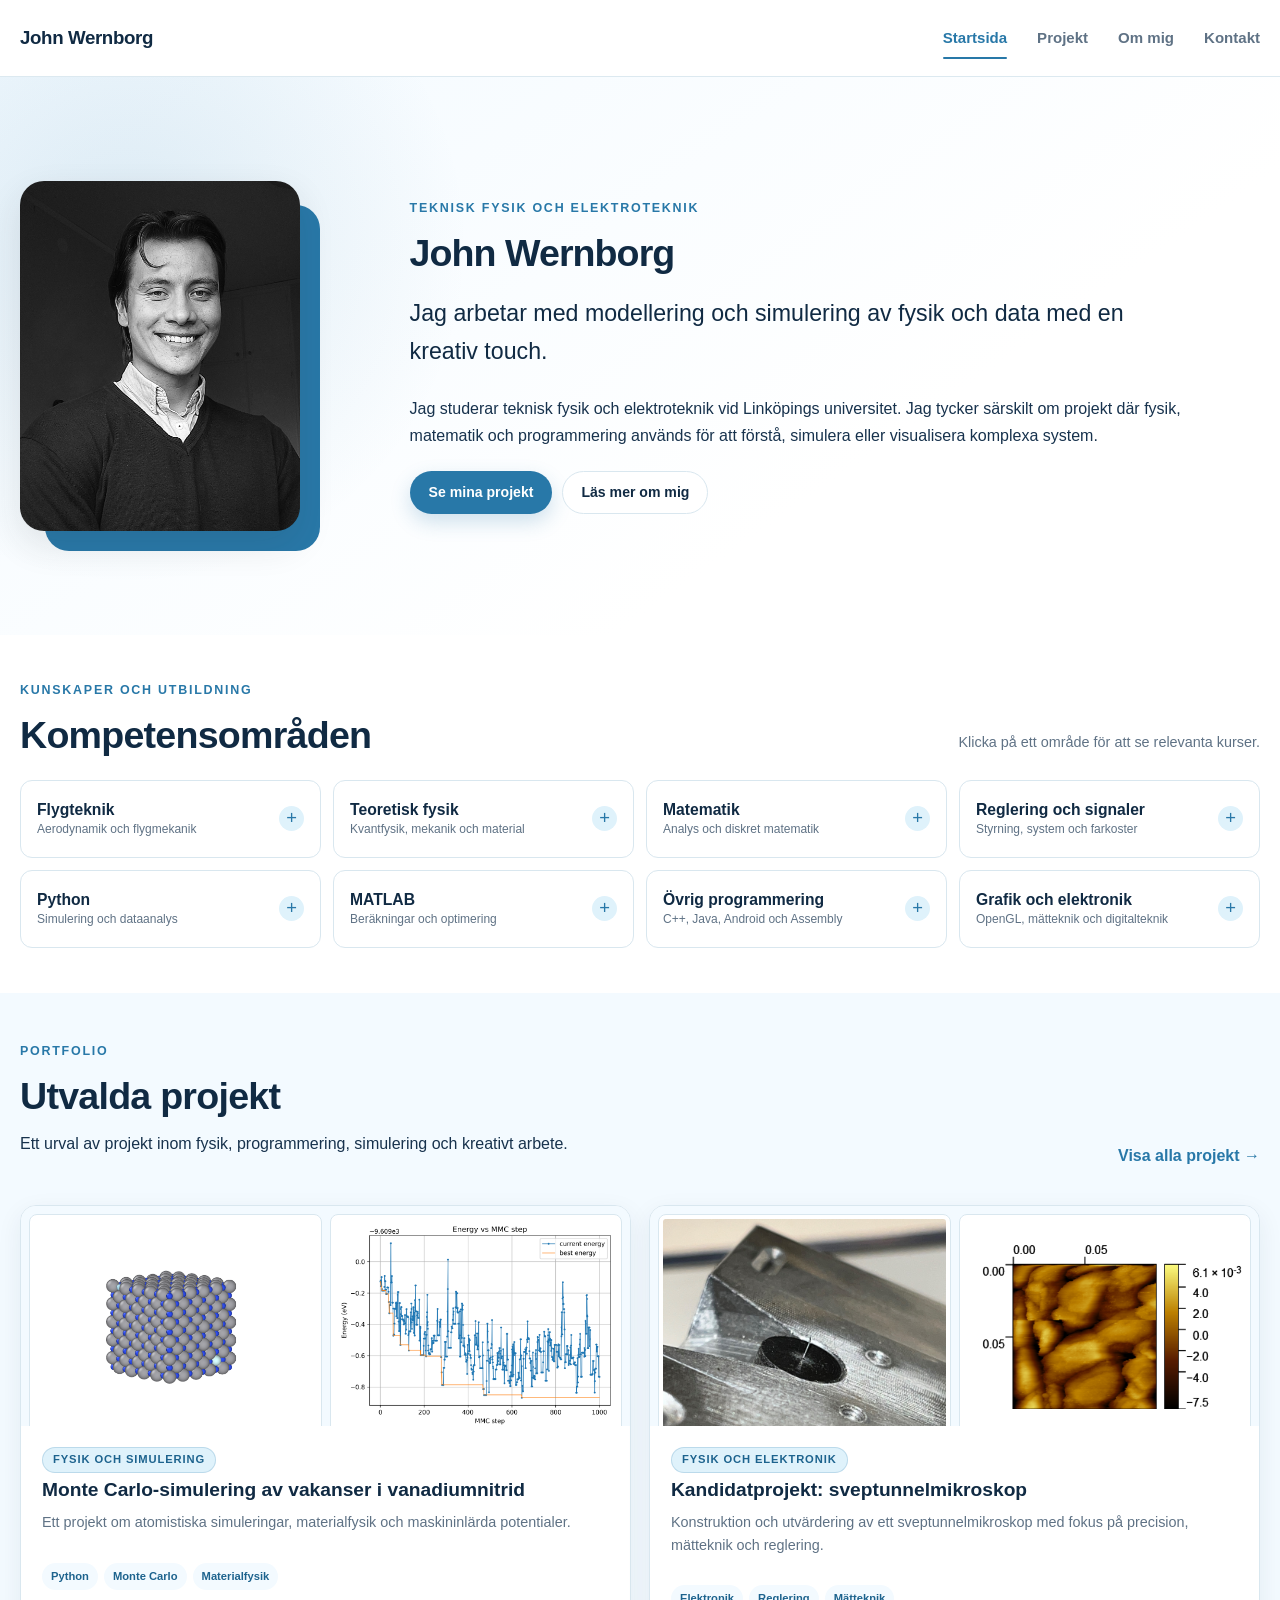
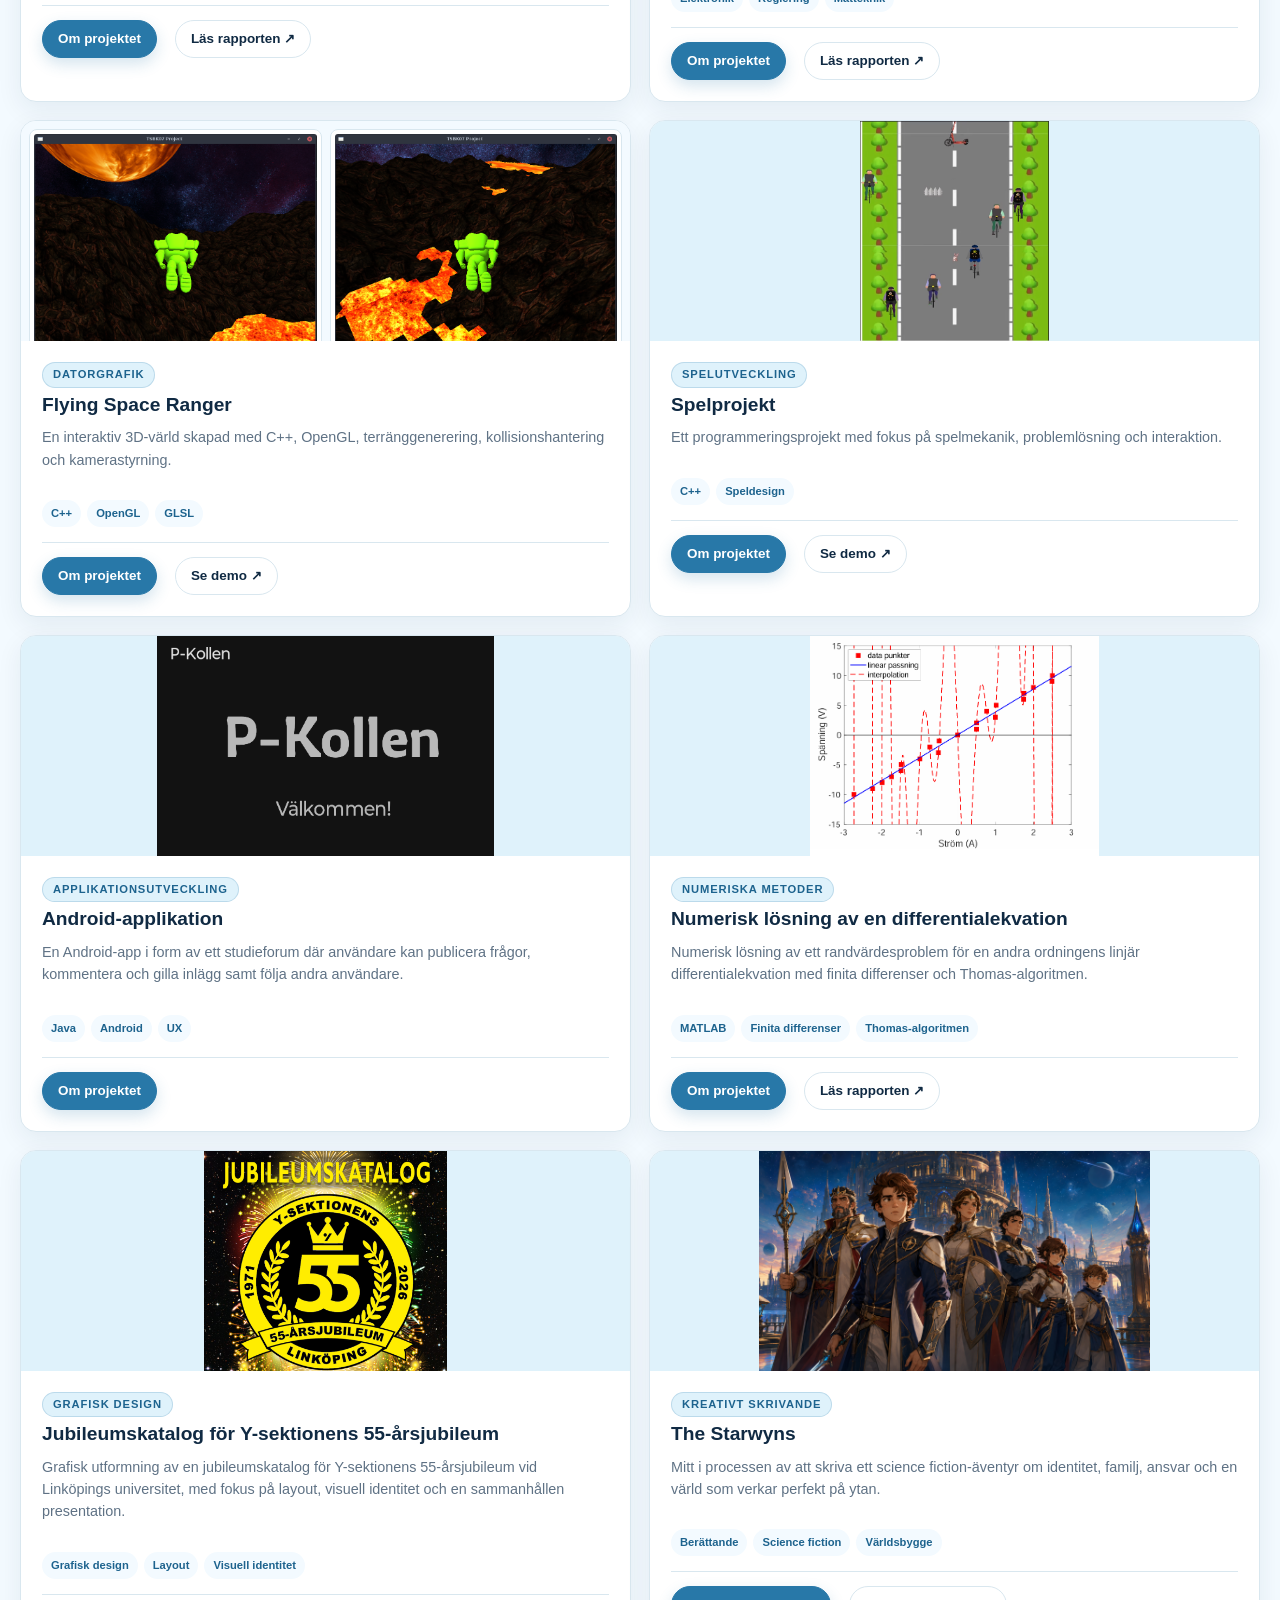
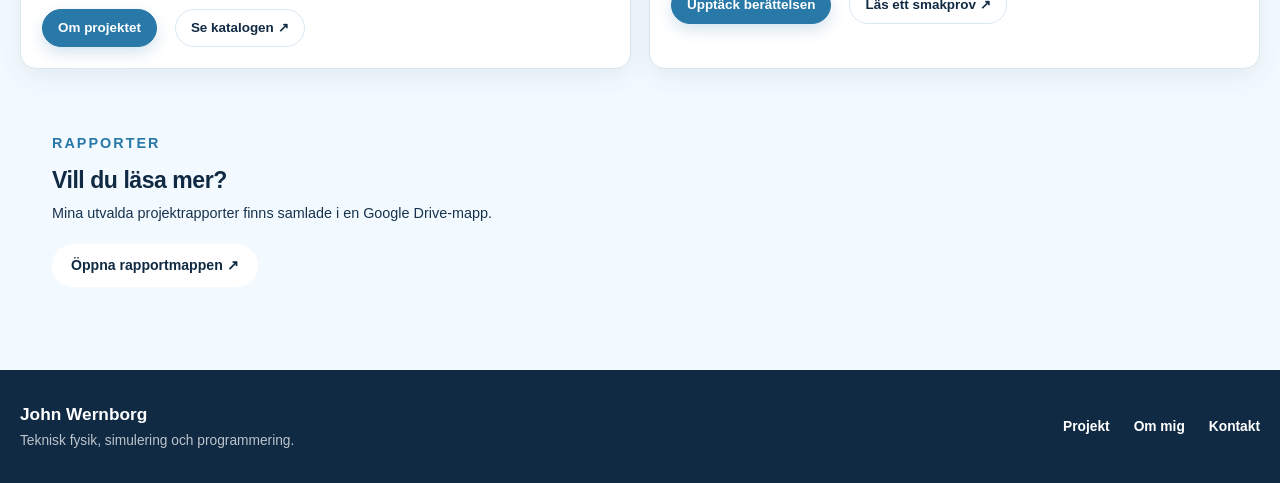
<file: index.html>
<!DOCTYPE html>
<html lang="sv">
<head>
    <meta charset="UTF-8">
    <meta name="viewport" content="width=device-width, initial-scale=1.0">

    <meta
        name="description"
        content="Portfolio för John Wernborg – teknisk fysik, simulering, programmering och kreativa projekt."
    >

    <title>John Wernborg | Portfolio</title>

    <link rel="stylesheet" href="styles.css">
</head>

<body>
    <header class="site-header">
        <div class="header-container">
            <a class="site-logo" href="index.html">John Wernborg</a>

            <nav class="main-navigation" aria-label="Huvudmeny">
                <a class="active" href="index.html">Startsida</a>
                <a href="projekt.html">Projekt</a>
                <a href="om-mig.html">Om mig</a>
                <a href="kontakt.html">Kontakt</a>
            </nav>
        </div>
    </header>

    <main>
<section class="intro-section">
    <div class="section-container intro-layout">
        <div class="portrait-wrapper">
            <img
                class="portrait"
                src="assets/images/portrait.jpg"
                alt="Porträtt av John Wernborg"
            >
        </div>

        <div class="intro-content">
            <p class="eyebrow">Teknisk fysik och elektroteknik</p>

            <h1 class="intro-heading">John Wernborg</h1>
            
            <p class="intro-lead">
                Jag arbetar med modellering och simulering av fysik och
                data med en kreativ touch.
            </p>

            <p>
                Jag studerar teknisk fysik och elektroteknik vid
                Linköpings universitet. Jag tycker särskilt om projekt
                där fysik, matematik och programmering används för att
                förstå, simulera eller visualisera komplexa system.
            </p>

            <div class="button-row">
                <a class="button primary-button" href="projekt.html">
                    Se mina projekt
                </a>

                <a class="button secondary-button" href="om-mig.html">
                    Läs mer om mig
                </a>
            </div>
        </div>
    </div>
</section>

        <!-- Kompetenser -->
<section class="skills-section">
    <div class="section-container">
        <div class="compact-section-heading">
            <div>
                <p class="eyebrow">Kunskaper och utbildning</p>
                <h2>Kompetensområden</h2>
            </div>

            <p>
                Klicka på ett område för att se relevanta kurser.
            </p>
        </div>

        <div class="compact-skills-grid">
            <details class="compact-skill-card">
                <summary>
                    <span>
                        <strong>Flygteknik</strong>
                        <small>Aerodynamik och flygmekanik</small>
                    </span>

                    <span class="expand-icon" aria-hidden="true">+</span>
                </summary>

                <div class="compact-course-list">
                    <p>
                        TMMV01 Aerodynamik
                        <span class="status ongoing">Pågående</span>
                    </p>

                    <p>
                        TMME50 Flygmekanik
                        <span class="status ongoing">Pågående</span>
                    </p>
                </div>
            </details>

            <details class="compact-skill-card">
                <summary>
                    <span>
                        <strong>Teoretisk fysik</strong>
                        <small>Kvantfysik, mekanik och material</small>
                    </span>

                    <span class="expand-icon" aria-hidden="true">+</span>
                </summary>

                <div class="compact-course-list">
                    <p>TTFY54 Kvantmekanik</p>
                    <p>TFYA90 Beräkningsfysik</p>
                    <p>TFYA40 Analytisk mekanik</p>
                    <p>TFYM01 Fasta tillståndets fysik</p>
                    <p>TFYA12 Termodynamik och statistisk mekanik</p>
                    <p>TYFB05 och TFYB09 Elektromagnetism I och II</p>
                </div>
            </details>

            <details class="compact-skill-card">
                <summary>
                    <span>
                        <strong>Matematik</strong>
                        <small>Analys och diskret matematik</small>
                    </span>

                    <span class="expand-icon" aria-hidden="true">+</span>
                </summary>

                <div class="compact-course-list">
                    <p>TATA77 Fourieranalys</p>
                    <p>TATA45 Komplex analys</p>
                    <p>TATA65 Diskret matematik</p>
                    <p>TATA44 Vektoranalys</p>
                    <p>TATA43 Flervariabelanalys</p>
                </div>
            </details>

            <details class="compact-skill-card">
                <summary>
                    <span>
                        <strong>Reglering och signaler</strong>
                        <small>Styrning, system och farkoster</small>
                    </span>

                    <span class="expand-icon" aria-hidden="true">+</span>
                </summary>

                <div class="compact-course-list">
                    <p>
                        TSFS12 Autonoma farkoster
                        <span class="status ongoing">Pågående</span>
                    </p>

                    <p>TFYA75 Fysik – kandidatprojekt</p>
                    <p>TSRT12 Reglerteknik</p>
                    <p>TSDT18 Signaler och system</p>
                </div>
            </details>

            <details class="compact-skill-card">
                <summary>
                    <span>
                        <strong>Python</strong>
                        <small>Simulering och dataanalys</small>
                    </span>

                    <span class="expand-icon" aria-hidden="true">+</span>
                </summary>

                <div class="compact-course-list">
                    <p>
                        TFYB13 Projektkurs i teknisk fysik
                        <span class="status ongoing">Pågående</span>
                    </p>

                    <p>TFYA17 Projektlaborationer i fysik</p>
                    <p>TDDE23 Funktionell och imperativ programmering, del 1</p>
                    <p>TDDE24 Funktionell och imperativ programmering, del 2</p>
                </div>
            </details>

            <details class="compact-skill-card">
                <summary>
                    <span>
                        <strong>MATLAB</strong>
                        <small>Beräkningar och optimering</small>
                    </span>

                    <span class="expand-icon" aria-hidden="true">+</span>
                </summary>

                <div class="compact-course-list">
                    <p>TANA21 Beräkningsmatematik</p>
                    <p>TAOP07 Optimeringslära, grundkurs</p>
                    <p>TMME69 Mekanik, fördjupningskurs</p>
                </div>
            </details>

            <details class="compact-skill-card">
                <summary>
                    <span>
                        <strong>Övrig programmering</strong>
                        <small>C++, Java, Android och Assembly</small>
                    </span>

                    <span class="expand-icon" aria-hidden="true">+</span>
                </summary>

                <div class="compact-course-list">
                    <p>TDDE71 Programmering och datastrukturer</p>
                    <p>TDDD80 Mobila och sociala applikationer</p>
                    <p>TSEA28 Datorteknik</p>
                </div>
            </details>

            <details class="compact-skill-card">
                <summary>
                    <span>
                        <strong>Grafik och elektronik</strong>
                        <small>OpenGL, mätteknik och digitalteknik</small>
                    </span>

                    <span class="expand-icon" aria-hidden="true">+</span>
                </summary>

                <div class="compact-course-list">
                    <p>TSBK07 Datorgrafik</p>
                    <p>TSTE05 Elektronik och mätteknik</p>
                    <p>TSEA51 Digitalteknik</p>
                </div>
            </details>
        </div>
    </div>
</section>

        <!-- Utvalda projekt -->
        <section class="projects-section">
            <div class="section-container">
                <div class="section-heading heading-row">
                    <div>
                        <p class="eyebrow">Portfolio</p>
                        <h2>Utvalda projekt</h2>

                        <p>
                            Ett urval av projekt inom fysik, programmering,
                            simulering och kreativt arbete.
                        </p>
                    </div>

                    <a class="text-link" href="projekt.html">
                        Visa alla projekt →
                    </a>
                </div>

                <div class="project-grid">
                    <!-- Fysikprojekt -->
                    <article class="project-card">
                        <div class="project-gallery">
                            <img
                                src="assets/images/tfya17-light-blue-vacancies.png"
                                alt="Visualisering från Monte Carlo-simuleringen"
                            >
                        
                            <img
                                src="assets/images/energy-curve.png"
                                alt="Resultat från simuleringen av vakansdefekter"
                            >
                        </div>

                        <div class="project-content">
                            <p class="project-category">Fysik och simulering</p>

                            <h3>Monte Carlo-simulering av vakanser i vanadiumnitrid</h3>

                            <p>
                                Ett projekt om atomistiska simuleringar,
                                materialfysik och maskininlärda potentialer.
                            </p>

                            <div class="tag-list">
                                <span>Python</span>
                                <span>Monte Carlo</span>
                                <span>Materialfysik</span>
                            </div>

                            <div class="project-links">
                                <a href="projekt.html#fysikprojekt">
                                    Om projektet
                                </a>

                                <a
                                    href="https://drive.google.com/drive/folders/1-9DDhZM7vjt65StlU7vOUKNs-0Op1cQY?usp=sharing"
                                    target="_blank"
                                    rel="noopener noreferrer"
                                >
                                    Läs rapporten ↗
                                </a>
                            </div>
                        </div>
                    </article>

                    <!-- Kandidatprojekt -->
                    <article class="project-card">
                        <div class="project-gallery">
                            <img
                                src="assets/images/spetsbild-cropped.jpg"
                                alt="Sveptunnelmikroskopet från kandidatprojektet"
                            >
                        
                            <img
                                src="assets/images/guld-cropped.png"
                                alt="Elektronik eller mätutrustning från kandidatprojektet"
                            >
                        </div>

                        <div class="project-content">
                            <p class="project-category">Fysik och elektronik</p>

                            <h3>Kandidatprojekt: sveptunnelmikroskop</h3>

                            <p>
                                Konstruktion och utvärdering av ett
                                sveptunnelmikroskop med fokus på precision,
                                mätteknik och reglering.
                            </p>

                            <div class="tag-list">
                                <span>Elektronik</span>
                                <span>Reglering</span>
                                <span>Mätteknik</span>
                            </div>

                            <div class="project-links">
                                <a href="projekt.html#kandidatprojekt">
                                    Om projektet
                                </a>

                                <a
                                    href="https://drive.google.com/drive/folders/1-9DDhZM7vjt65StlU7vOUKNs-0Op1cQY?usp=sharing"
                                    target="_blank"
                                    rel="noopener noreferrer"
                                >
                                    Läs rapporten ↗
                                </a>
                            </div>
                        </div>
                    </article>

                    <!-- Datorgrafik -->
                    <article class="project-card">
                        <div class="project-gallery flying-space-gallery">
                            <img
                                src="assets/images/tsbk07-in-project-image.png"
                                alt="Flying Space Ranger riktad mot solen"
                            >
                        
                            <img
                                src="assets/images/tsbk07-in-project-lava-spots.PNG"
                                alt="Flying Space Ranger riktad mot lavapölar"
                            >
                        </div>

                        <div class="project-content">
                            <p class="project-category">Datorgrafik</p>

                            <h3>Flying Space Ranger</h3>

                            <p>
                                En interaktiv 3D-värld skapad med C++, OpenGL,
                                terränggenerering, kollisionshantering och
                                kamerastyrning.
                            </p>

                            <div class="tag-list">
                                <span>C++</span>
                                <span>OpenGL</span>
                                <span>GLSL</span>
                            </div>

                            <div class="project-links">
                                <a href="projekt.html#datorgrafik">
                                    Om projektet
                                </a>

                                <a
                                    href="demo-flying-space-ranger.html"
                                    target="_blank"
                                    rel="noopener noreferrer"
                                >
                                    Se demo ↗
                                </a>
                            </div>
                        </div>
                    </article>

                    <!-- Spelprojekt -->
                    <article class="project-card">
                        <img
                            class="project-image"
                            src="assets/images/ride-n-grind.PNG"
                            alt="Skärmbild från spelprojektet"
                        >

                        <div class="project-content">
                            <p class="project-category">Spelutveckling</p>

                            <h3>Spelprojekt</h3>

                            <p>
                                Ett programmeringsprojekt med fokus på
                                spelmekanik, problemlösning och interaktion.
                            </p>

                            <div class="tag-list">
                                <span>C++</span>
                                <span>Speldesign</span>
                            </div>

                            <div class="project-links">
                                <a href="projekt.html#spelprojekt">
                                    Om projektet
                                </a>

                                <a
                                    href="demo-spelprojekt.html"
                                    target="_blank"
                                    rel="noopener noreferrer"
                                >
                                    Se demo ↗
                                </a>
                            </div>
                        </div>
                    </article>

                    <!-- P-Kollen - ett studieforum för studenter -->
                    <article class="project-card">
                        <img
                            class="project-image"
                            src="assets/images/p-kollen-cropped.png"
                            alt="Skärmbild från Android-applikationen"
                        >

                        <div class="project-content">
                            <p class="project-category">Applikationsutveckling</p>

                            <h3>Android-applikation</h3>

                            <p>
                                En Android-app i form av ett studieforum där användare
                                kan publicera frågor, kommentera och gilla inlägg samt
                                följa andra användare.
                            </p>

                            <div class="tag-list">
                                <span>Java</span>
                                <span>Android</span>
                                <span>UX</span>
                            </div>

                            <div class="project-links">
                                <a href="projekt.html#appprojekt">
                                    Om projektet
                                </a>
                            </div>
                        </div>
                    </article>

                    <!-- MATLAB-projekt -->
<article class="project-card">
    <img
        class="project-image"
        src="assets/images/tana21-graf.PNG"
        alt="Numerisk och exakt lösning av en linjär differentialekvation"
    >

    <div class="project-content">
        <p class="project-category">Numeriska metoder</p>

        <h3>Numerisk lösning av en differentialekvation</h3>

        <p>
            Numerisk lösning av ett randvärdesproblem för en andra
            ordningens linjär differentialekvation med finita
            differenser och Thomas-algoritmen.
        </p>

        <div class="tag-list">
            <span>MATLAB</span>
            <span>Finita differenser</span>
            <span>Thomas-algoritmen</span>
        </div>

        <div class="project-links">
            <a href="projekt/matlab-differentialekvation.html">
                Om projektet
            </a>

            <a
                href="https://drive.google.com/file/d/1D1OhG2V9RcobFuBNW13TKVyk9_xfkq3d/view?usp=sharing"
                target="_blank"
                rel="noopener noreferrer"
            >
                Läs rapporten ↗
            </a>
        </div>
    </div>
</article>

                    </article>

                    <!-- Y55-jubileumskatalog -->
                    <article class="project-card">
                        <img
                            class="project-image"
                            src="assets/images/y55-katalog.png"
                            alt="Jubileumskatalog för Y-sektionens 55-årsjubileum"
                        >

                        <div class="project-content">
                            <p class="project-category">Grafisk design</p>

                            <h3>
                                Jubileumskatalog för Y-sektionens 55-årsjubileum
                            </h3>

                            <p>
                                Grafisk utformning av en jubileumskatalog för
                                Y-sektionens 55-årsjubileum vid Linköpings
                                universitet, med fokus på layout, visuell
                                identitet och en sammanhållen presentation.
                            </p>

                            <div class="tag-list">
                                <span>Grafisk design</span>
                                <span>Layout</span>
                                <span>Visuell identitet</span>
                            </div>

                            <div class="project-links">
                                <a href="projekt/y55-jubileumskatalog.html">
                                    Om projektet
                                </a>

                                <a
                                    href="https://drive.google.com/drive/folders/1-9DDhZM7vjt65StlU7vOUKNs-0Op1cQY?usp=sharing"
                                    target="_blank"
                                    rel="noopener noreferrer"
                                >
                                    Se katalogen ↗
                                </a>
                            </div>
                        </div>
                    </article>

                    <!-- Starwyns -->
                    <article class="project-card">
                        <img
                            class="project-image"
                            src="assets/images/starwyns.png"
                            alt="Konceptbild för berättelsen The Starwyns"
                        >

                        <div class="project-content">
                            <p class="project-category">Kreativt skrivande</p>

                            <h3>The Starwyns</h3>

                            <p>
                                Mitt i processen av att skriva ett science fiction-äventyr om identitet,
                                familj, ansvar och en värld som verkar perfekt
                                på ytan.
                            </p>

                            <div class="tag-list">
                                <span>Berättande</span>
                                <span>Science fiction</span>
                                <span>Världsbygge</span>
                            </div>

                            <div class="project-links">
                                <a href="projekt.html#starwyns">
                                    Upptäck berättelsen
                                </a>

                                <a
                                    href="https://drive.google.com/file/d/1OLMlG-8vkNKs89Uq-iDWabR9goAHjCKx/view?usp=sharing"
                                    target="_blank"
                                    rel="noopener noreferrer"
                                >
                                    Läs ett smakprov ↗
                                </a>
                            </div>
                        </div>
                    </article>
                </div>

                <div class="reports-banner">
                    <div>
                        <p class="eyebrow">Rapporter</p>
                        <h2>Vill du läsa mer?</h2>

                        <p>
                            Mina utvalda projektrapporter finns samlade i en
                            Google Drive-mapp.
                        </p>
                    </div>

                    <a
                        class="button light-button"
                        href="https://drive.google.com/drive/folders/1-9DDhZM7vjt65StlU7vOUKNs-0Op1cQY?usp=sharing"
                        target="_blank"
                        rel="noopener noreferrer"
                    >
                        Öppna rapportmappen ↗
                    </a>
                </div>
            </div>
        </section>
    </main>

    <footer class="site-footer">
        <div class="section-container footer-content">
            <div>
                <p class="footer-name">John Wernborg</p>
                <p>Teknisk fysik, simulering och programmering.</p>
            </div>

            <div class="footer-links">
                <a href="projekt.html">Projekt</a>
                <a href="om-mig.html">Om mig</a>
                <a href="kontakt.html">Kontakt</a>
            </div>
        </div>
    </footer>
</body>
</html>
</file>
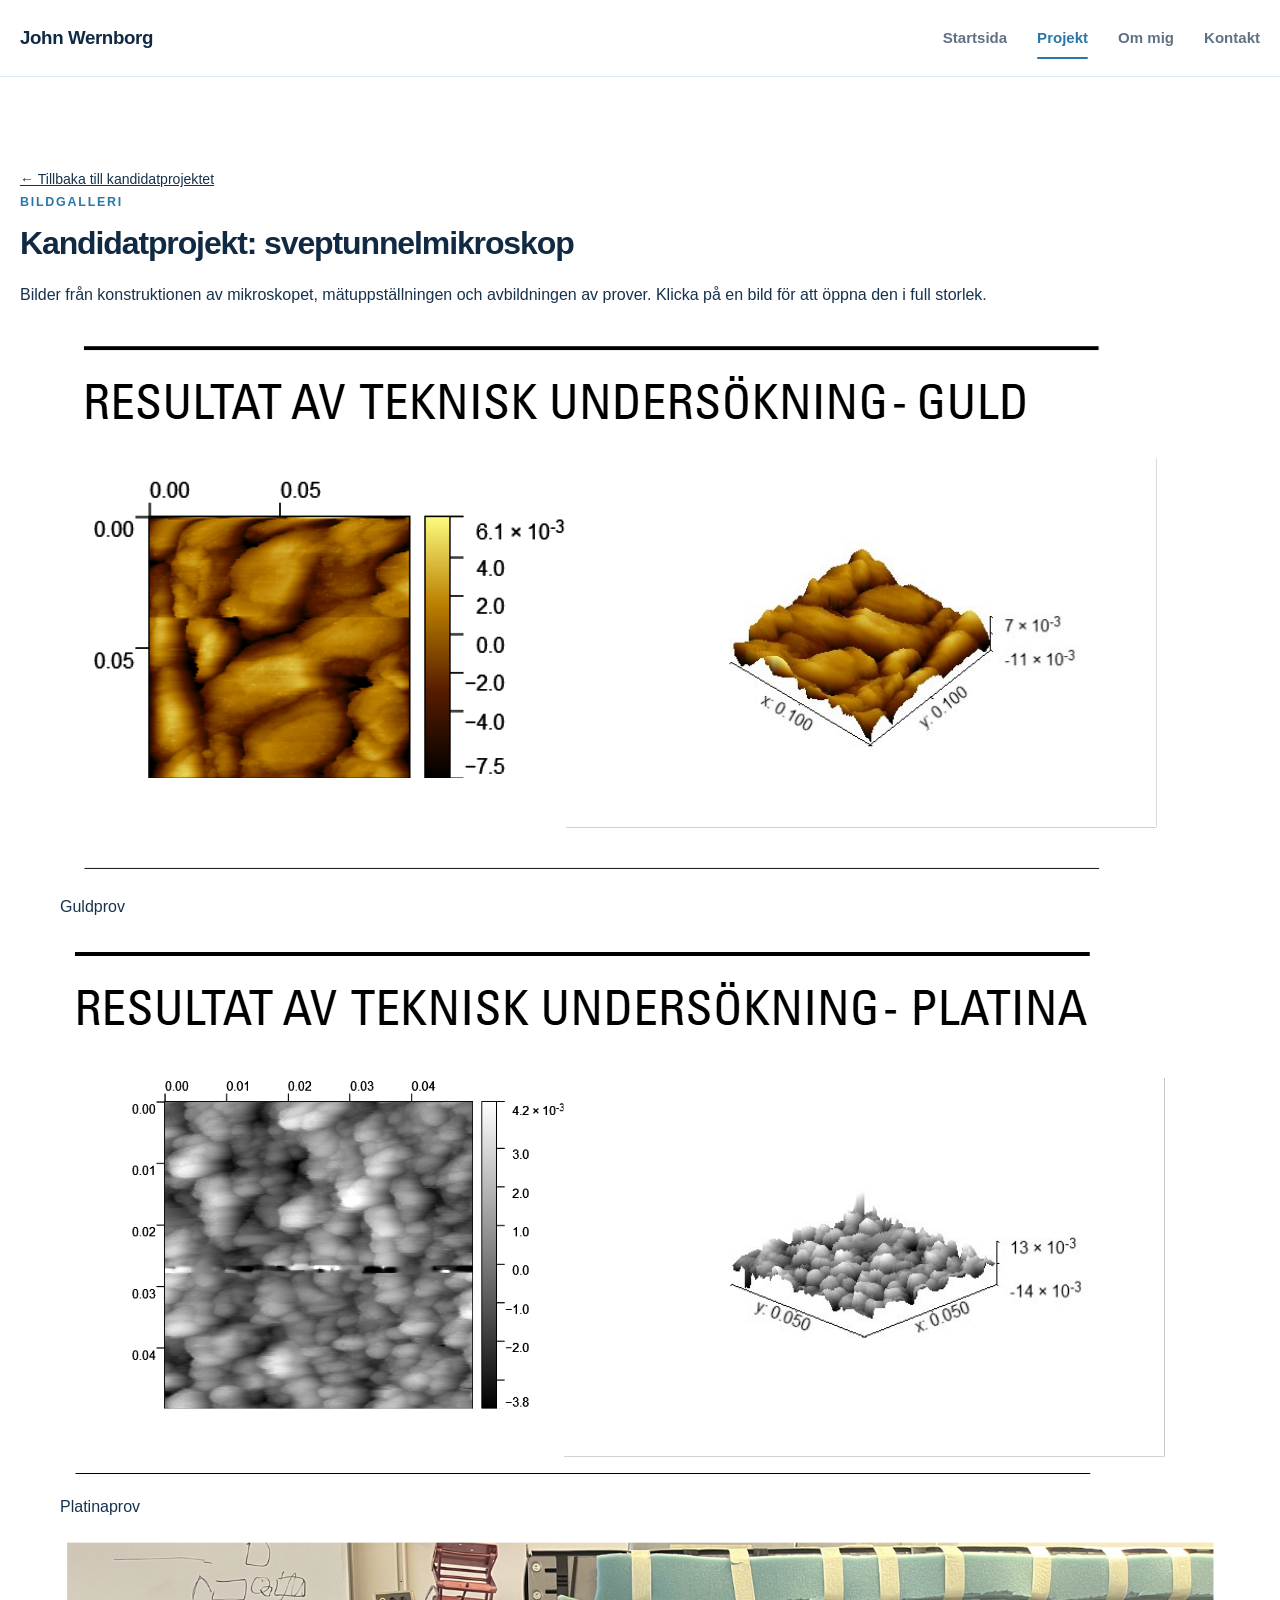
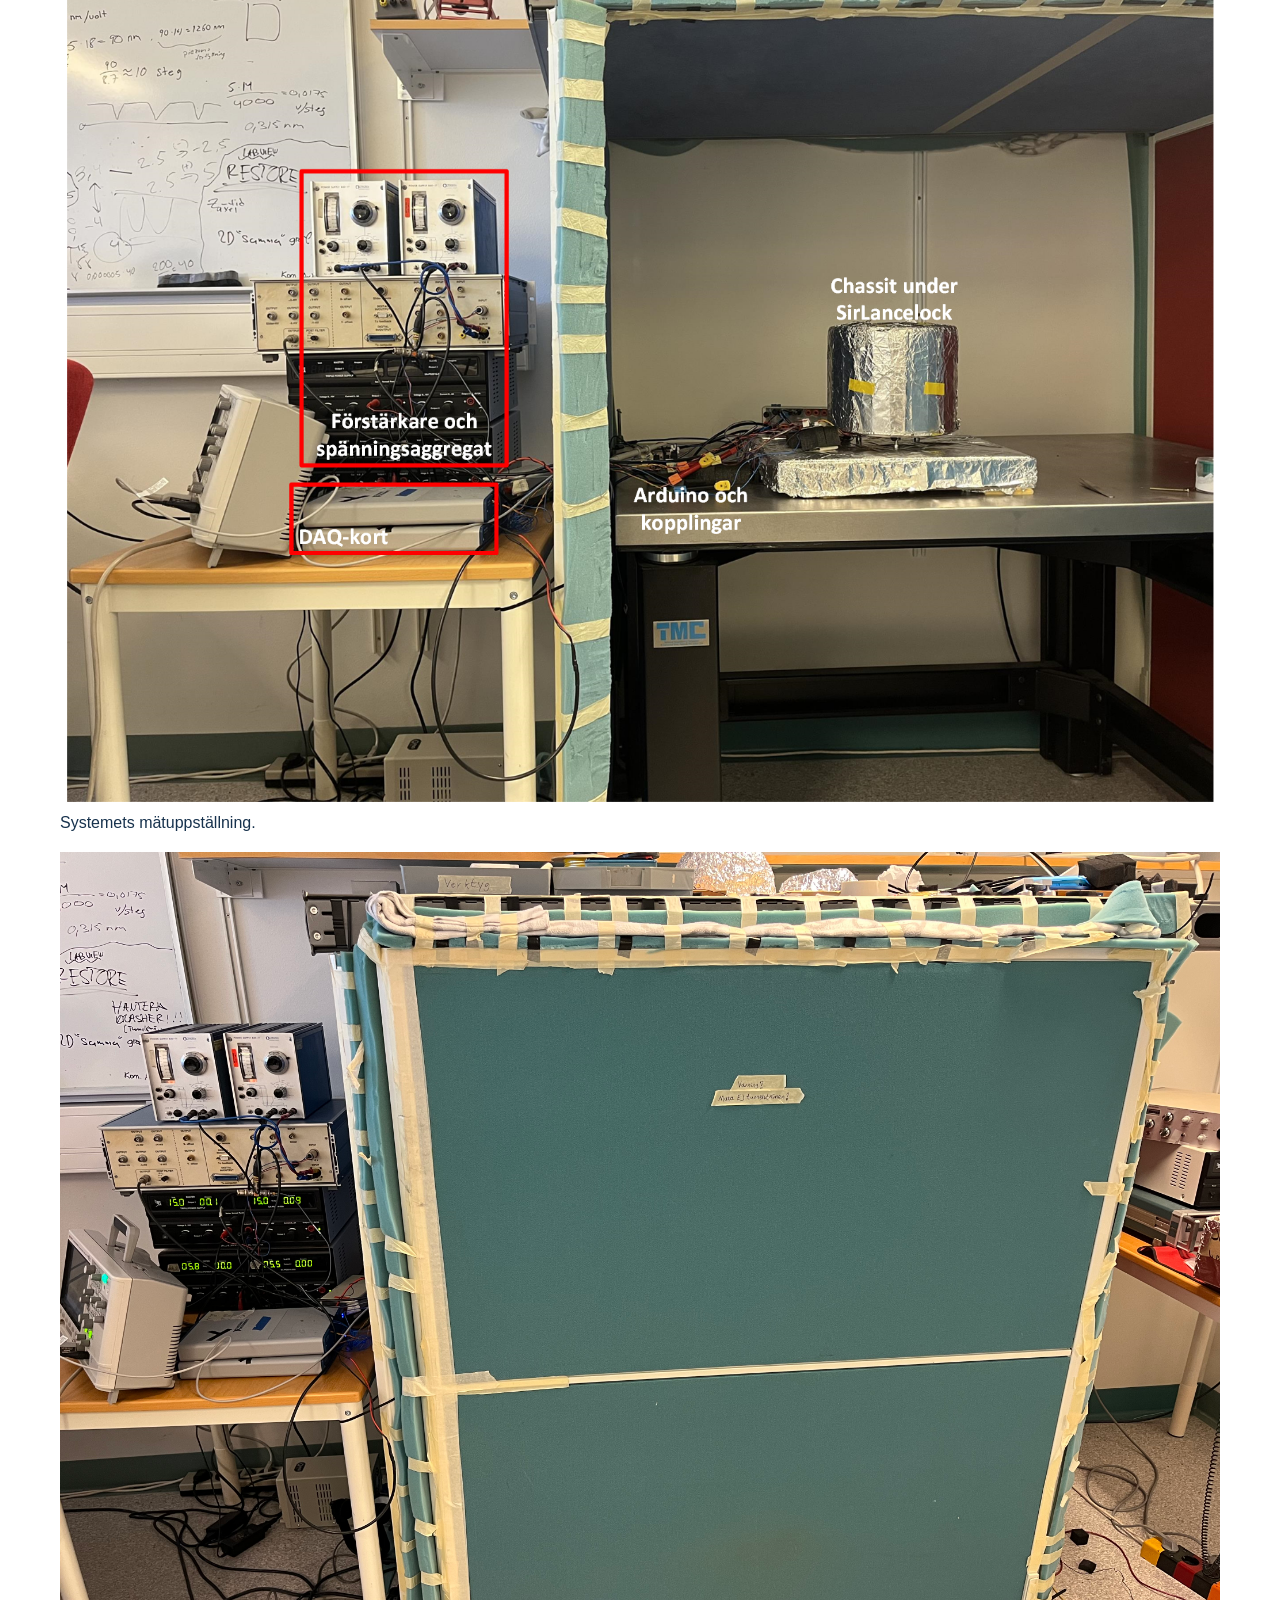
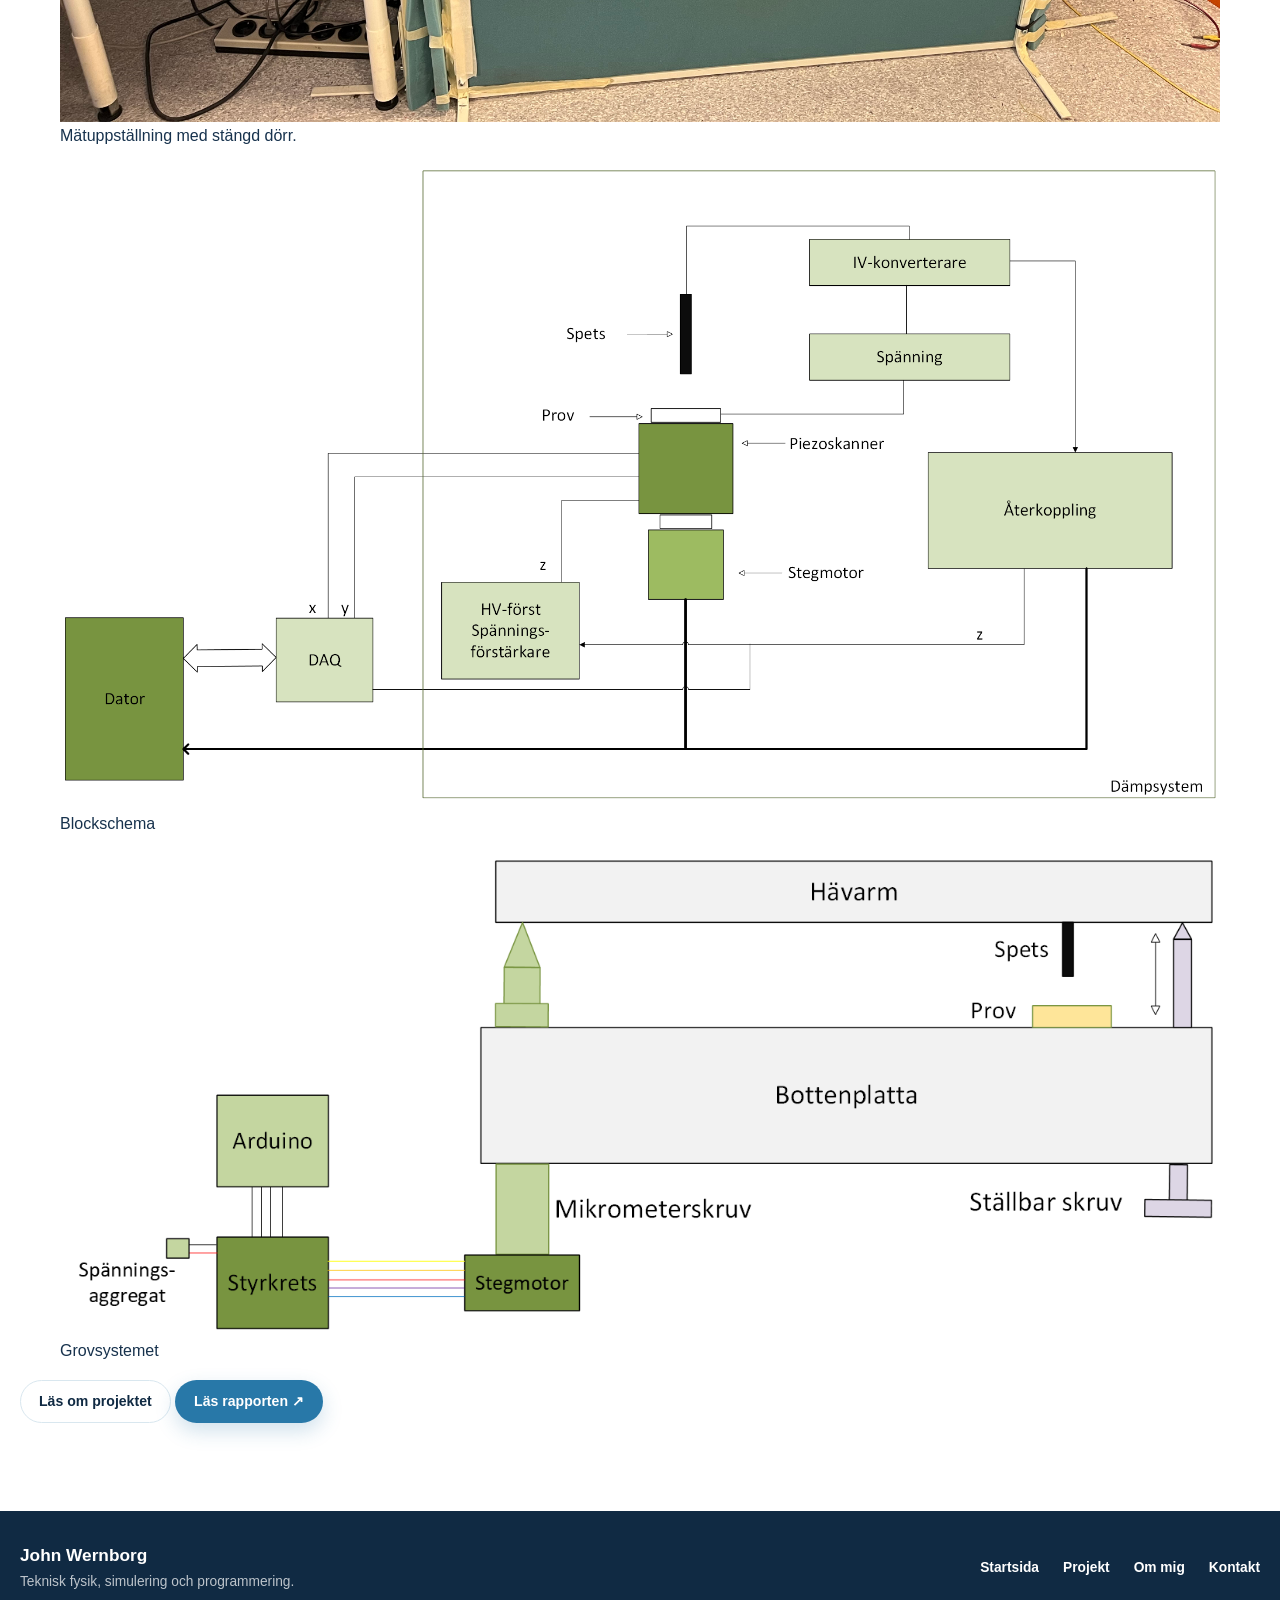
<file: bilder-kandidatprojekt.html>
<!DOCTYPE html>
<html lang="sv">
<head>
    <meta charset="UTF-8">
    <meta name="viewport" content="width=device-width, initial-scale=1.0">

    <meta
        name="description"
        content="Bilder från konstruktionen och användningen av ett sveptunnelmikroskop."
    >

    <title>Bilder från kandidatprojektet | John Wernborg</title>

    <link rel="stylesheet" href="styles.css?v=7">
</head>

<body>
    <header class="site-header">
        <div class="header-container">
            <a class="site-logo" href="index.html">
                John Wernborg
            </a>

            <nav class="main-navigation" aria-label="Huvudmeny">
                <a href="index.html">Startsida</a>
                <a class="active" href="projekt.html">Projekt</a>
                <a href="om-mig.html">Om mig</a>
                <a href="kontakt.html">Kontakt</a>
            </nav>
        </div>
    </header>

    <main>
        <section class="gallery-page">
            <div class="section-container">
                <a class="back-link" href="projekt.html#kandidatprojekt">
                    ← Tillbaka till kandidatprojektet
                </a>

                <div class="gallery-page-heading">
                    <p class="eyebrow">Bildgalleri</p>

                    <h1>Kandidatprojekt: sveptunnelmikroskop</h1>

                    <p>
                        Bilder från konstruktionen av mikroskopet,
                        mätuppställningen och avbildningen av prover.
                        Klicka på en bild för att öppna den i full storlek.
                    </p>
                </div>

                <div class="candidate-image-gallery">
                    <!-- Bild 1 -->
                    <figure class="candidate-gallery-item">
                        <a
                            href="assets/images/kandidatprojekt/guld.PNG"
                            target="_blank"
                            rel="noopener noreferrer"
                        >
                            <img
                                src="assets/images/kandidatprojekt/guld.PNG"
                                alt="Topografisk mätning av ett guldprov."
                                loading="lazy"
                            >
                        </a>

                        <figcaption>
                            Guldprov
                        </figcaption>
                    </figure>

                    <!-- Bild 2 -->
                    <figure class="candidate-gallery-item">
                        <a
                            href="assets/images/kandidatprojekt/platina.PNG"
                            target="_blank"
                            rel="noopener noreferrer"
                        >
                            <img
                                src="assets/images/kandidatprojekt/platina.PNG"
                                alt="Topografisk mätning av ett platinaprov."
                                loading="lazy"
                            >
                        </a>

                        <figcaption>
                            Platinaprov
                        </figcaption>
                    </figure>

                    <!-- Bild 3 -->
                    <figure class="candidate-gallery-item">
                        <a
                            href="assets/images/kandidatprojekt/hela_sys_text.png"
                            target="_blank"
                            rel="noopener noreferrer"
                        >
                            <img
                                src="assets/images/kandidatprojekt/hela_sys_text.png"
                                alt="Uppställningen av hela systemet"
                                loading="lazy"
                            >
                        </a>

                        <figcaption>
                            Systemets mätuppställning.
                        </figcaption>
                    </figure>

                    <!-- Bild 4 -->
                    <figure class="candidate-gallery-item">
                        <a
                            href="assets/images/kandidatprojekt/helasys.jpg"
                            target="_blank"
                            rel="noopener noreferrer"
                        >
                            <img
                                src="assets/images/kandidatprojekt/helasys.jpg"
                                alt="Stängd dörr för att minimera ljud och vibrationer på mikroskopet under mätningar"
                                loading="lazy"
                            >
                        </a>

                        <figcaption>
                            Mätuppställning med stängd dörr.
                        </figcaption>
                    </figure>

                    <!-- Bild 5 -->
                    <figure class="candidate-gallery-item">
                        <a
                            href="assets/images/kandidatprojekt/Blockschema_system.png"
                            target="_blank"
                            rel="noopener noreferrer"
                        >
                            <img
                                src="assets/images/kandidatprojekt/Blockschema_system.png"
                                alt="Blockschema för systemet"
                                loading="lazy"
                            >
                        </a>

                        <figcaption>
                            Blockschema
                        </figcaption>
                    </figure>

                    <!-- Bild 6 -->
                    <figure class="candidate-gallery-item">
                        <a
                            href="assets/images/kandidatprojekt/Grovjustering_2.png"
                            target="_blank"
                            rel="noopener noreferrer"
                        >
                            <img
                                src="assets/images/kandidatprojekt/Grovjustering_2.png"
                                alt="Konstruktion av grovjusteringen för att föra spetsen tillräckligt nära provet"
                                loading="lazy"
                            >
                        </a>

                        <figcaption>
                            Grovsystemet
                        </figcaption>
                    </figure>
                </div>

                <div class="gallery-page-buttons">
                    <a
                        class="button secondary-button"
                        href="projekt.html#kandidatprojekt"
                    >
                        Läs om projektet
                    </a>

                    <a
                        class="button primary-button"
                        href="https://drive.google.com/file/d/1zB31WZSXP2vEhh1YNRhE2dBlIGMAvIHp/view?usp=sharing"
                        target="_blank"
                        rel="noopener noreferrer"
                    >
                        Läs rapporten ↗
                    </a>
                </div>
            </div>
        </section>
    </main>

    <footer class="site-footer">
        <div class="section-container footer-content">
            <div>
                <p class="footer-name">John Wernborg</p>
                <p>Teknisk fysik, simulering och programmering.</p>
            </div>

            <div class="footer-links">
                <a href="index.html">Startsida</a>
                <a href="projekt.html">Projekt</a>
                <a href="om-mig.html">Om mig</a>
                <a href="kontakt.html">Kontakt</a>
            </div>
        </div>
    </footer>
</body>
</html>
</file>
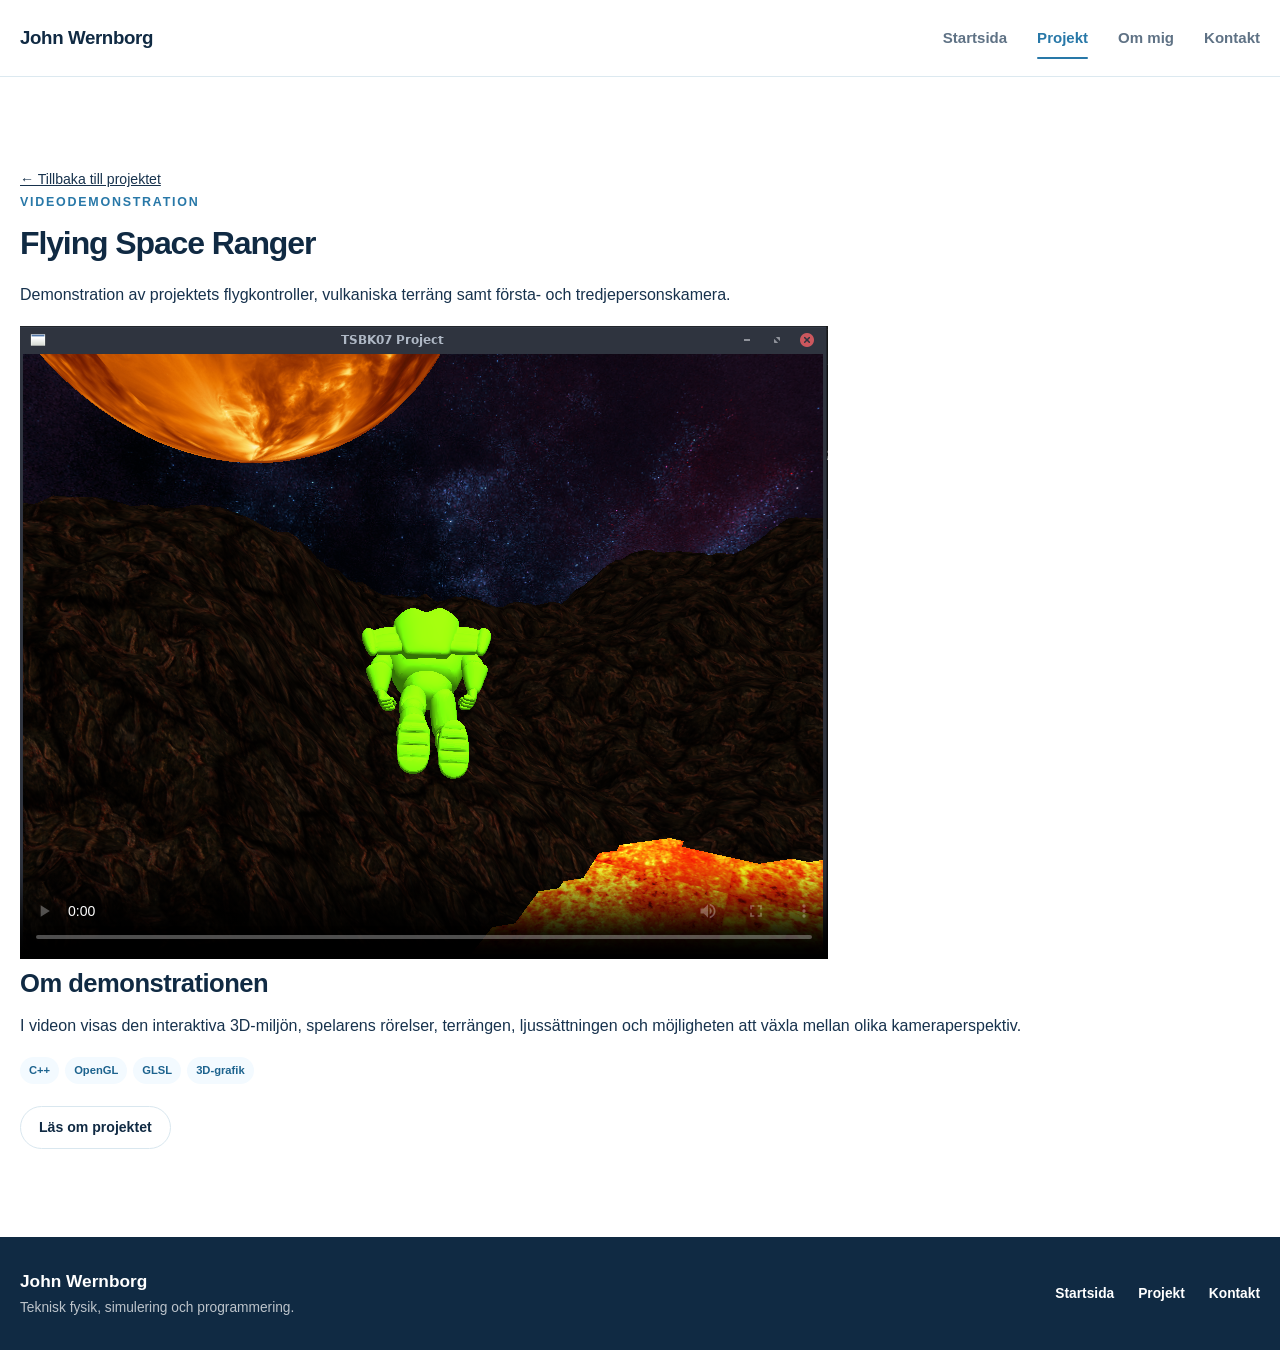
<file: demo-flying-space-ranger.html>
<!DOCTYPE html>
<html lang="sv">
<head>
    <meta charset="UTF-8">
    <meta name="viewport" content="width=device-width, initial-scale=1.0">

    <meta
        name="description"
        content="Videodemonstration av datorgrafikprojektet Flying Space Ranger."
    >

    <title>Demo – Flying Space Ranger | John Wernborg</title>

    <link rel="stylesheet" href="styles.css?v=6">
</head>

<body>
    <header class="site-header">
        <div class="header-container">
            <a class="site-logo" href="index.html">
                John Wernborg
            </a>

            <nav class="main-navigation" aria-label="Huvudmeny">
                <a href="index.html">Startsida</a>
                <a class="active" href="projekt.html">Projekt</a>
                <a href="om-mig.html">Om mig</a>
                <a href="kontakt.html">Kontakt</a>
            </nav>
        </div>
    </header>

    <main>
        <section class="media-page">
            <div class="section-container media-page-container">
                <a class="back-link" href="projekt.html#datorgrafik">
                    ← Tillbaka till projektet
                </a>

                <div class="media-page-heading">
                    <p class="eyebrow">Videodemonstration</p>
                    <h1>Flying Space Ranger</h1>

                    <p>
                        Demonstration av projektets flygkontroller,
                        vulkaniska terräng samt första- och
                        tredjepersonskamera.
                    </p>
                </div>

                <div class="video-container">
                    <video
                        controls
                        preload="metadata"
                        poster="assets/images/tsbk07-in-project-image.png"
                    >
                        <source
                            src="assets/videos/tsbk07-preview-trim.mp4"
                            type="video/mp4"
                        >

                        Din webbläsare stöder inte videouppspelning.
                    </video>
                </div>

                <div class="media-information">
                    <h2>Om demonstrationen</h2>

                    <p>
                        I videon visas den interaktiva 3D-miljön,
                        spelarens rörelser, terrängen, ljussättningen
                        och möjligheten att växla mellan olika
                        kameraperspektiv.
                    </p>

                    <div class="tag-list">
                        <span>C++</span>
                        <span>OpenGL</span>
                        <span>GLSL</span>
                        <span>3D-grafik</span>
                    </div>

                    <div class="button-row">
                        <a
                            class="button secondary-button"
                            href="projekt.html#datorgrafik"
                        >
                            Läs om projektet
                        </a>
                    </div>
                </div>
            </div>
        </section>
    </main>

    <footer class="site-footer">
        <div class="section-container footer-content">
            <div>
                <p class="footer-name">John Wernborg</p>
                <p>Teknisk fysik, simulering och programmering.</p>
            </div>

            <div class="footer-links">
                <a href="index.html">Startsida</a>
                <a href="projekt.html">Projekt</a>
                <a href="kontakt.html">Kontakt</a>
            </div>
        </div>
    </footer>
</body>
</html>
</file>
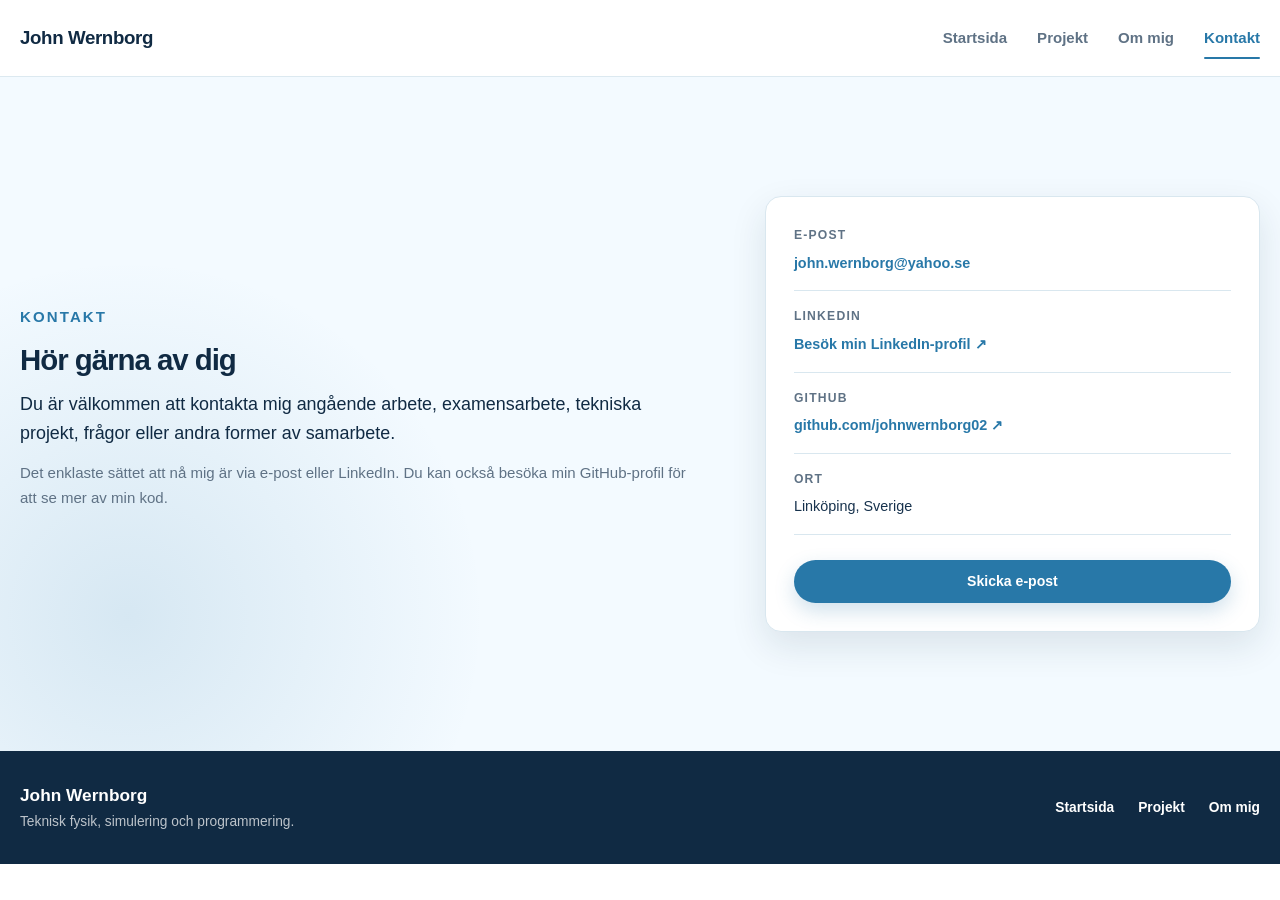
<file: kontakt.html>
<!DOCTYPE html>
<html lang="sv">
<head>
    <meta charset="UTF-8">
    <meta name="viewport" content="width=device-width, initial-scale=1.0">

    <meta
        name="description"
        content="Kontakta John Wernborg för arbete, projekt, examensarbete eller samarbete."
    >

    <title>Kontakt | John Wernborg</title>

    <link rel="stylesheet" href="styles.css">
</head>

<body>
    <header class="site-header">
        <div class="header-container">
            <a class="site-logo" href="index.html">John Wernborg</a>

            <nav class="main-navigation" aria-label="Huvudmeny">
                <a href="index.html">Startsida</a>
                <a href="projekt.html">Projekt</a>
                <a href="om-mig.html">Om mig</a>
                <a class="active" href="kontakt.html">Kontakt</a>
            </nav>
        </div>
    </header>

    <main>
        <section class="contact-section">
            <div class="section-container contact-layout">
                <div class="contact-introduction">
                    <p class="eyebrow">Kontakt</p>
                    <h1>Hör gärna av dig</h1>

                    <p class="page-introduction">
                        Du är välkommen att kontakta mig angående arbete,
                        examensarbete, tekniska projekt, frågor eller andra
                        former av samarbete.
                    </p>

                    <p>
                        Det enklaste sättet att nå mig är via e-post eller
                        LinkedIn. Du kan också besöka min GitHub-profil för att
                        se mer av min kod.
                    </p>
                </div>

                <div class="contact-card">
                    <div class="contact-item">
                        <p class="contact-label">E-post</p>

                        <a href="mailto:john.wernborg@yahoo.se">
                            john.wernborg@yahoo.se
                        </a>
                    </div>

                    <div class="contact-item">
                        <p class="contact-label">LinkedIn</p>

                        <a
                            href="https://www.linkedin.com/in/john-wernborg/"
                            target="_blank"
                            rel="noopener noreferrer"
                        >
                            Besök min LinkedIn-profil ↗
                        </a>
                    </div>

                    <div class="contact-item">
                        <p class="contact-label">GitHub</p>

                        <a
                            href="https://github.com/johnwernborg02"
                            target="_blank"
                            rel="noopener noreferrer"
                        >
                            github.com/johnwernborg02 ↗
                        </a>
                    </div>

                    <div class="contact-item">
                        <p class="contact-label">Ort</p>
                        <p>Linköping, Sverige</p>
                    </div>

                    <a
                        class="button primary-button full-width-button"
                        href="mailto:john.wernborg@yahoo.se"
                    >
                        Skicka e-post
                    </a>
                </div>
            </div>
        </section>
    </main>

    <footer class="site-footer">
        <div class="section-container footer-content">
            <div>
                <p class="footer-name">John Wernborg</p>
                <p>Teknisk fysik, simulering och programmering.</p>
            </div>

            <div class="footer-links">
                <a href="index.html">Startsida</a>
                <a href="projekt.html">Projekt</a>
                <a href="om-mig.html">Om mig</a>
            </div>
        </div>
    </footer>
</body>
</html>
</file>
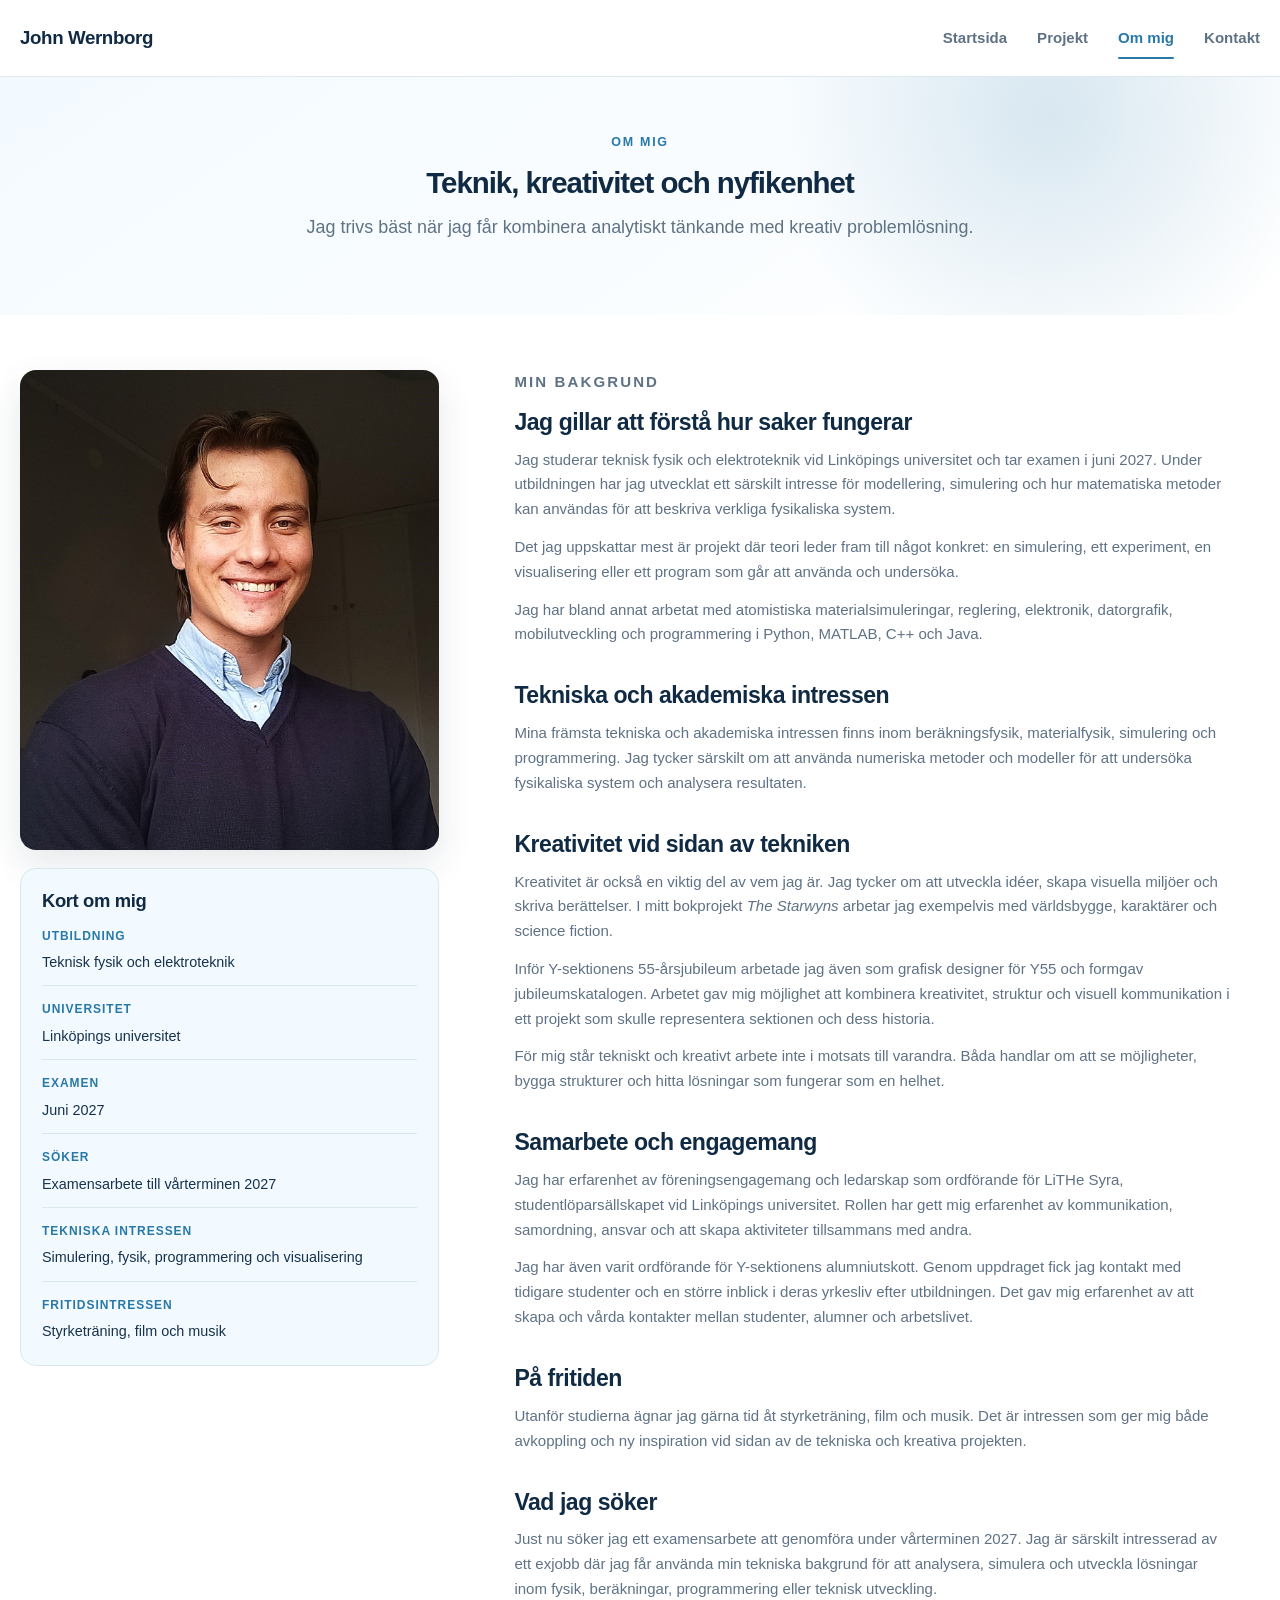
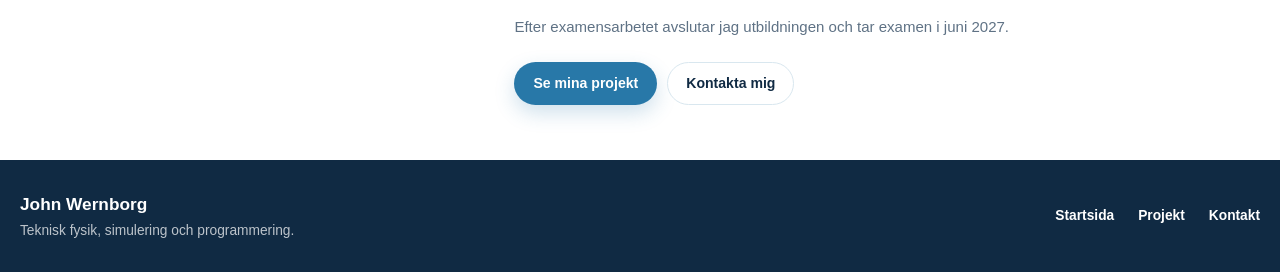
<file: om-mig.html>
<!DOCTYPE html>
<html lang="sv">
<head>
    <meta charset="UTF-8">
    <meta name="viewport" content="width=device-width, initial-scale=1.0">

    <meta
        name="description"
        content="Läs mer om John Wernborg, student inom teknisk fysik och elektroteknik."
    >

    <title>Om mig | John Wernborg</title>

    <link rel="stylesheet" href="styles.css">
</head>

<body>
    <header class="site-header">
        <div class="header-container">
            <a class="site-logo" href="index.html">John Wernborg</a>

            <nav class="main-navigation" aria-label="Huvudmeny">
                <a href="index.html">Startsida</a>
                <a href="projekt.html">Projekt</a>
                <a class="active" href="om-mig.html">Om mig</a>
                <a href="kontakt.html">Kontakt</a>
            </nav>
        </div>
    </header>

    <main>
        <section class="page-hero">
            <div class="narrow-container">
                <p class="eyebrow">Om mig</p>
                <h1>Teknik, kreativitet och nyfikenhet</h1>

                <p class="page-introduction">
                    Jag trivs bäst när jag får kombinera analytiskt tänkande
                    med kreativ problemlösning.
                </p>
            </div>
        </section>

        <section class="about-section">
            <div class="section-container about-layout">
                <div class="about-image-column">
                    <img
                        class="about-portrait"
                        src="assets/images/portrait.jpg"
                        alt="Porträtt av John Wernborg"
                    >

                    <div class="quick-facts">
                        <h2>Kort om mig</h2>

                        <dl>
                            <div>
                                <dt>Utbildning</dt>
                                <dd>Teknisk fysik och elektroteknik</dd>
                            </div>

                            <div>
                                <dt>Universitet</dt>
                                <dd>Linköpings universitet</dd>
                            </div>

                            <div>
                                <dt>Examen</dt>
                                <dd>Juni 2027</dd>
                            </div>

                            <div>
                                <dt>Söker</dt>
                                <dd>Examensarbete till vårterminen 2027</dd>
                            </div>

                            <div>
                                <dt>Tekniska intressen</dt>
                                <dd>
                                    Simulering, fysik, programmering och
                                    visualisering
                                </dd>
                            </div>

                            <div>
                                <dt>Fritidsintressen</dt>
                                <dd>Styrketräning, film och musik</dd>
                            </div>
                        </dl>
                    </div>
                </div>

                <div class="about-content">
                    <p class="eyebrow">Min bakgrund</p>
                    <h2>Jag gillar att förstå hur saker fungerar</h2>

                    <p>
                        Jag studerar teknisk fysik och elektroteknik vid
                        Linköpings universitet och tar examen i juni 2027.
                        Under utbildningen har jag utvecklat ett särskilt
                        intresse för modellering, simulering och hur
                        matematiska metoder kan användas för att beskriva
                        verkliga fysikaliska system.
                    </p>

                    <p>
                        Det jag uppskattar mest är projekt där teori leder fram
                        till något konkret: en simulering, ett experiment, en
                        visualisering eller ett program som går att använda och
                        undersöka.
                    </p>

                    <p>
                        Jag har bland annat arbetat med atomistiska
                        materialsimuleringar, reglering, elektronik,
                        datorgrafik, mobilutveckling och programmering i Python,
                        MATLAB, C++ och Java.
                    </p>

                    <h2>Tekniska och akademiska intressen</h2>

                    <p>
                        Mina främsta tekniska och akademiska intressen finns
                        inom beräkningsfysik, materialfysik, simulering och
                        programmering. Jag tycker särskilt om att använda
                        numeriska metoder och modeller för att undersöka
                        fysikaliska system och analysera resultaten.
                    </p>

                    <h2>Kreativitet vid sidan av tekniken</h2>

                    <p>
                        Kreativitet är också en viktig del av vem jag är. Jag
                        tycker om att utveckla idéer, skapa visuella miljöer
                        och skriva berättelser. I mitt bokprojekt
                        <em>The Starwyns</em> arbetar jag exempelvis med
                        världsbygge, karaktärer och science fiction.
                    </p>

                    <p>
                        Inför Y-sektionens 55-årsjubileum arbetade jag även som
                        grafisk designer för Y55 och formgav jubileumskatalogen.
                        Arbetet gav mig möjlighet att kombinera kreativitet,
                        struktur och visuell kommunikation i ett projekt som
                        skulle representera sektionen och dess historia.
                    </p>

                    <p>
                        För mig står tekniskt och kreativt arbete inte i
                        motsats till varandra. Båda handlar om att se
                        möjligheter, bygga strukturer och hitta lösningar som
                        fungerar som en helhet.
                    </p>

                    <h2>Samarbete och engagemang</h2>

                    <p>
                        Jag har erfarenhet av föreningsengagemang och ledarskap
                        som ordförande för LiTHe Syra, studentlöparsällskapet
                        vid Linköpings universitet. Rollen har gett mig
                        erfarenhet av kommunikation, samordning, ansvar och att
                        skapa aktiviteter tillsammans med andra.
                    </p>

                    <p>
                        Jag har även varit ordförande för Y-sektionens
                        alumniutskott. Genom uppdraget fick jag kontakt med
                        tidigare studenter och en större inblick i deras
                        yrkesliv efter utbildningen. Det gav mig erfarenhet av
                        att skapa och vårda kontakter mellan studenter, alumner
                        och arbetslivet.
                    </p>

                    <h2>På fritiden</h2>

                    <p>
                        Utanför studierna ägnar jag gärna tid åt styrketräning,
                        film och musik. Det är intressen som ger mig både
                        avkoppling och ny inspiration vid sidan av de tekniska
                        och kreativa projekten.
                    </p>

                    <h2>Vad jag söker</h2>

                    <p>
                        Just nu söker jag ett examensarbete att genomföra under
                        vårterminen 2027. Jag är särskilt intresserad av ett
                        exjobb där jag får använda min tekniska bakgrund för
                        att analysera, simulera och utveckla lösningar inom
                        fysik, beräkningar, programmering eller teknisk
                        utveckling.
                    </p>

                    <p>
                        Efter examensarbetet avslutar jag utbildningen och tar
                        examen i juni 2027.
                    </p>

                    <div class="button-row">
                        <a class="button primary-button" href="projekt.html">
                            Se mina projekt
                        </a>

                        <a class="button secondary-button" href="kontakt.html">
                            Kontakta mig
                        </a>
                    </div>
                </div>
            </div>
        </section>
    </main>

    <footer class="site-footer">
        <div class="section-container footer-content">
            <div>
                <p class="footer-name">John Wernborg</p>
                <p>Teknisk fysik, simulering och programmering.</p>
            </div>

            <div class="footer-links">
                <a href="index.html">Startsida</a>
                <a href="projekt.html">Projekt</a>
                <a href="kontakt.html">Kontakt</a>
            </div>
        </div>
    </footer>
</body>
</html>
</file>
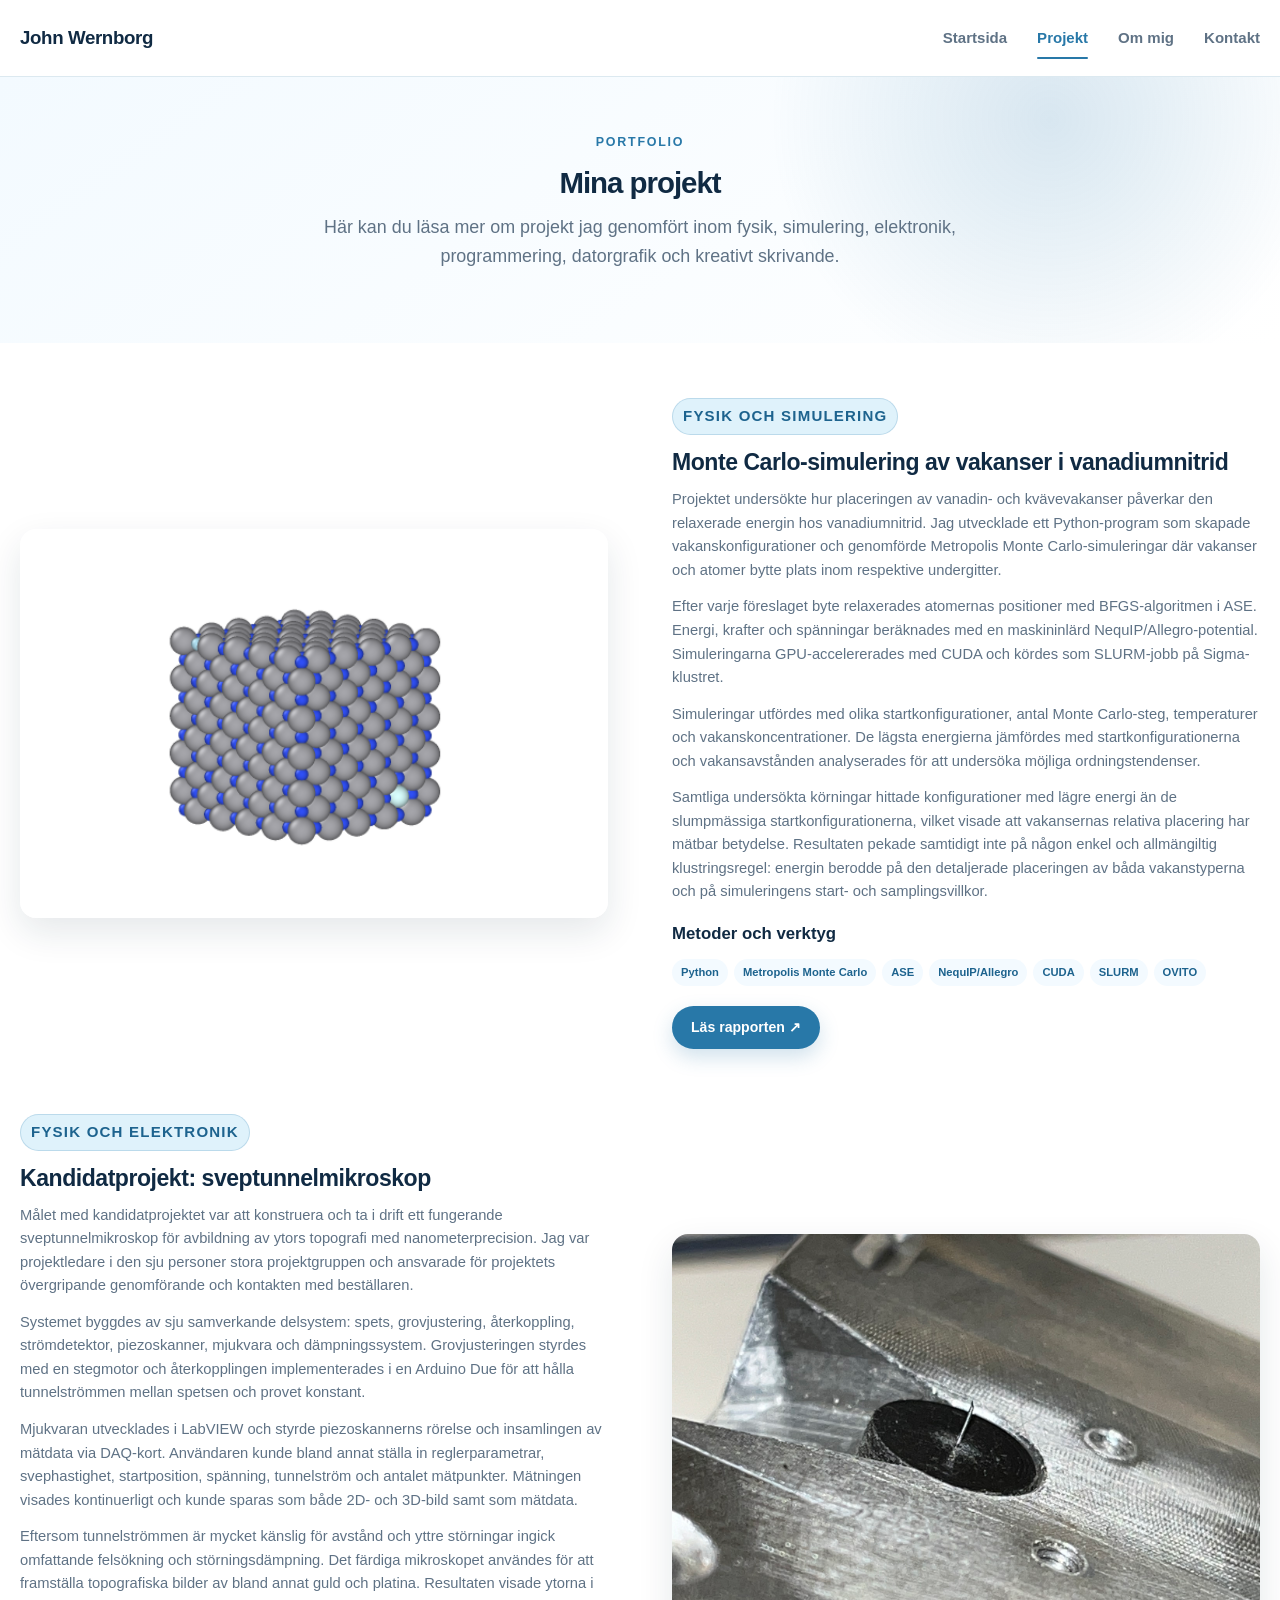
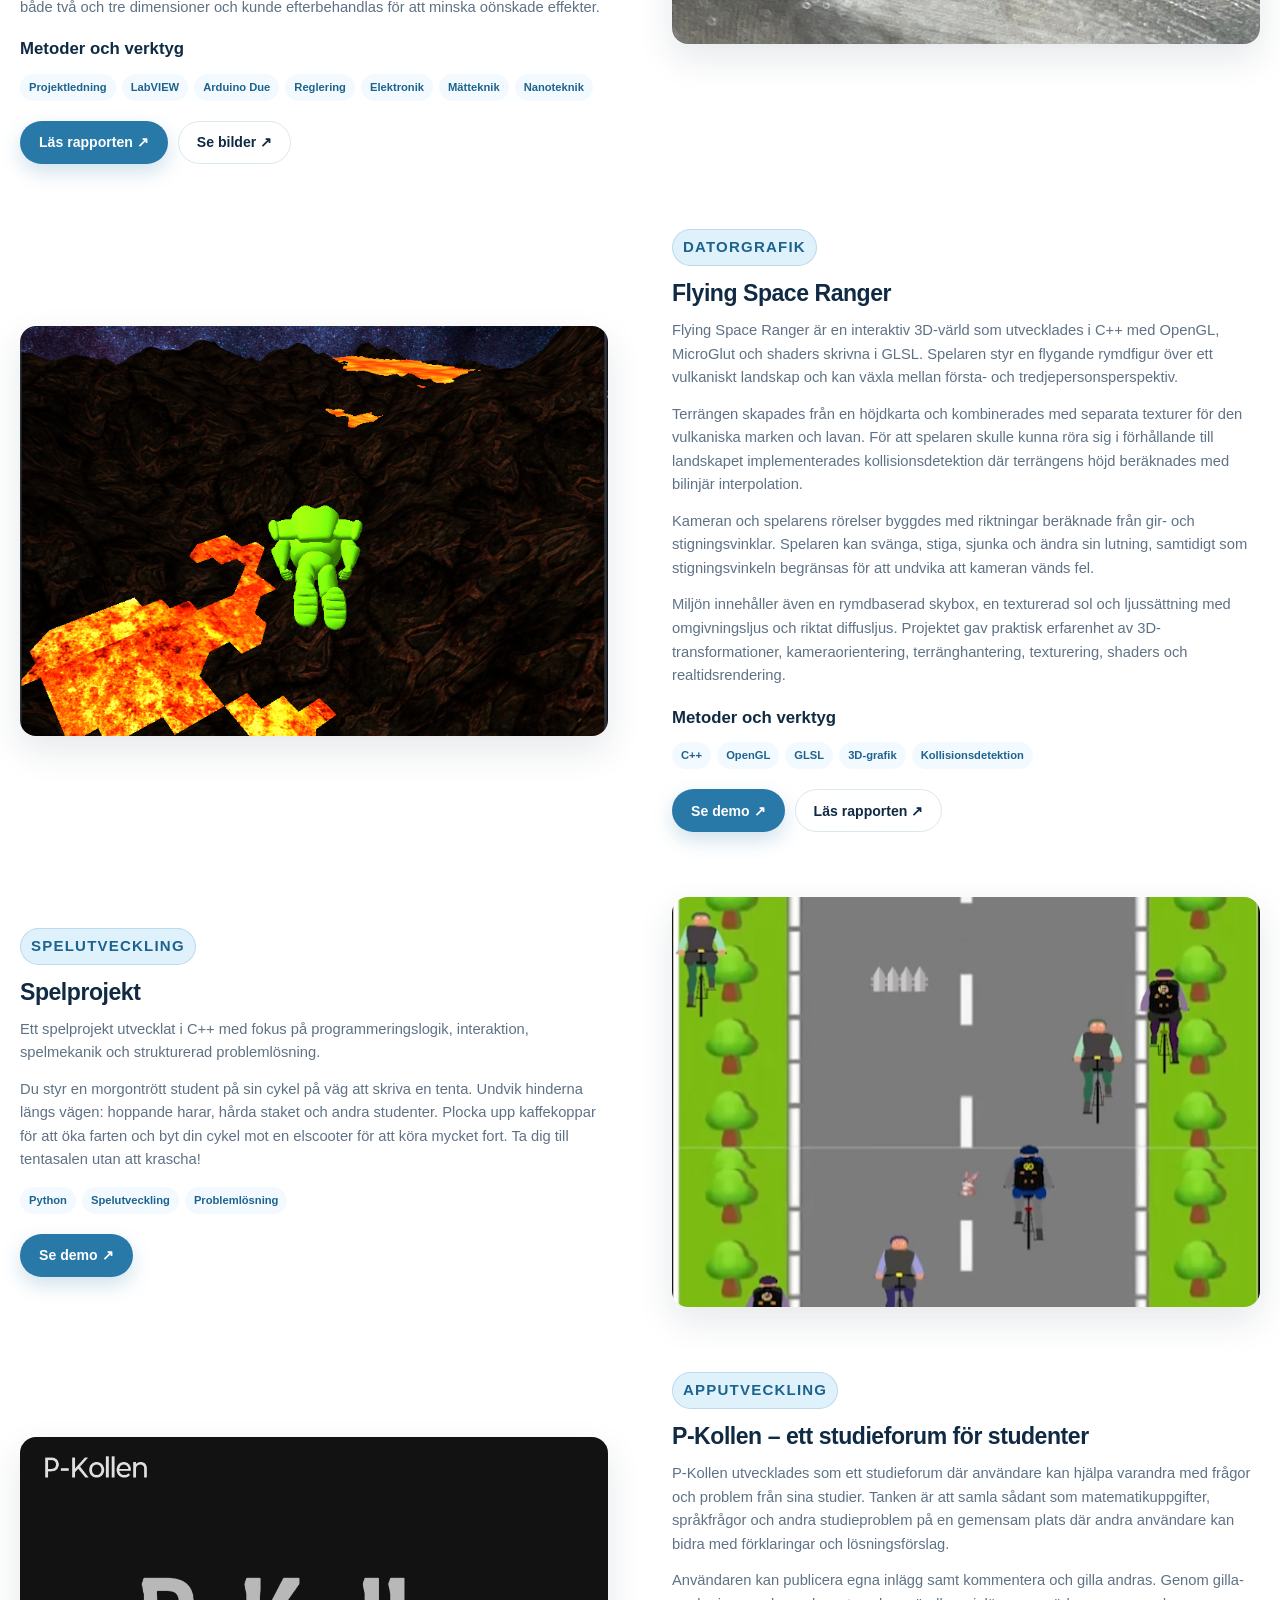
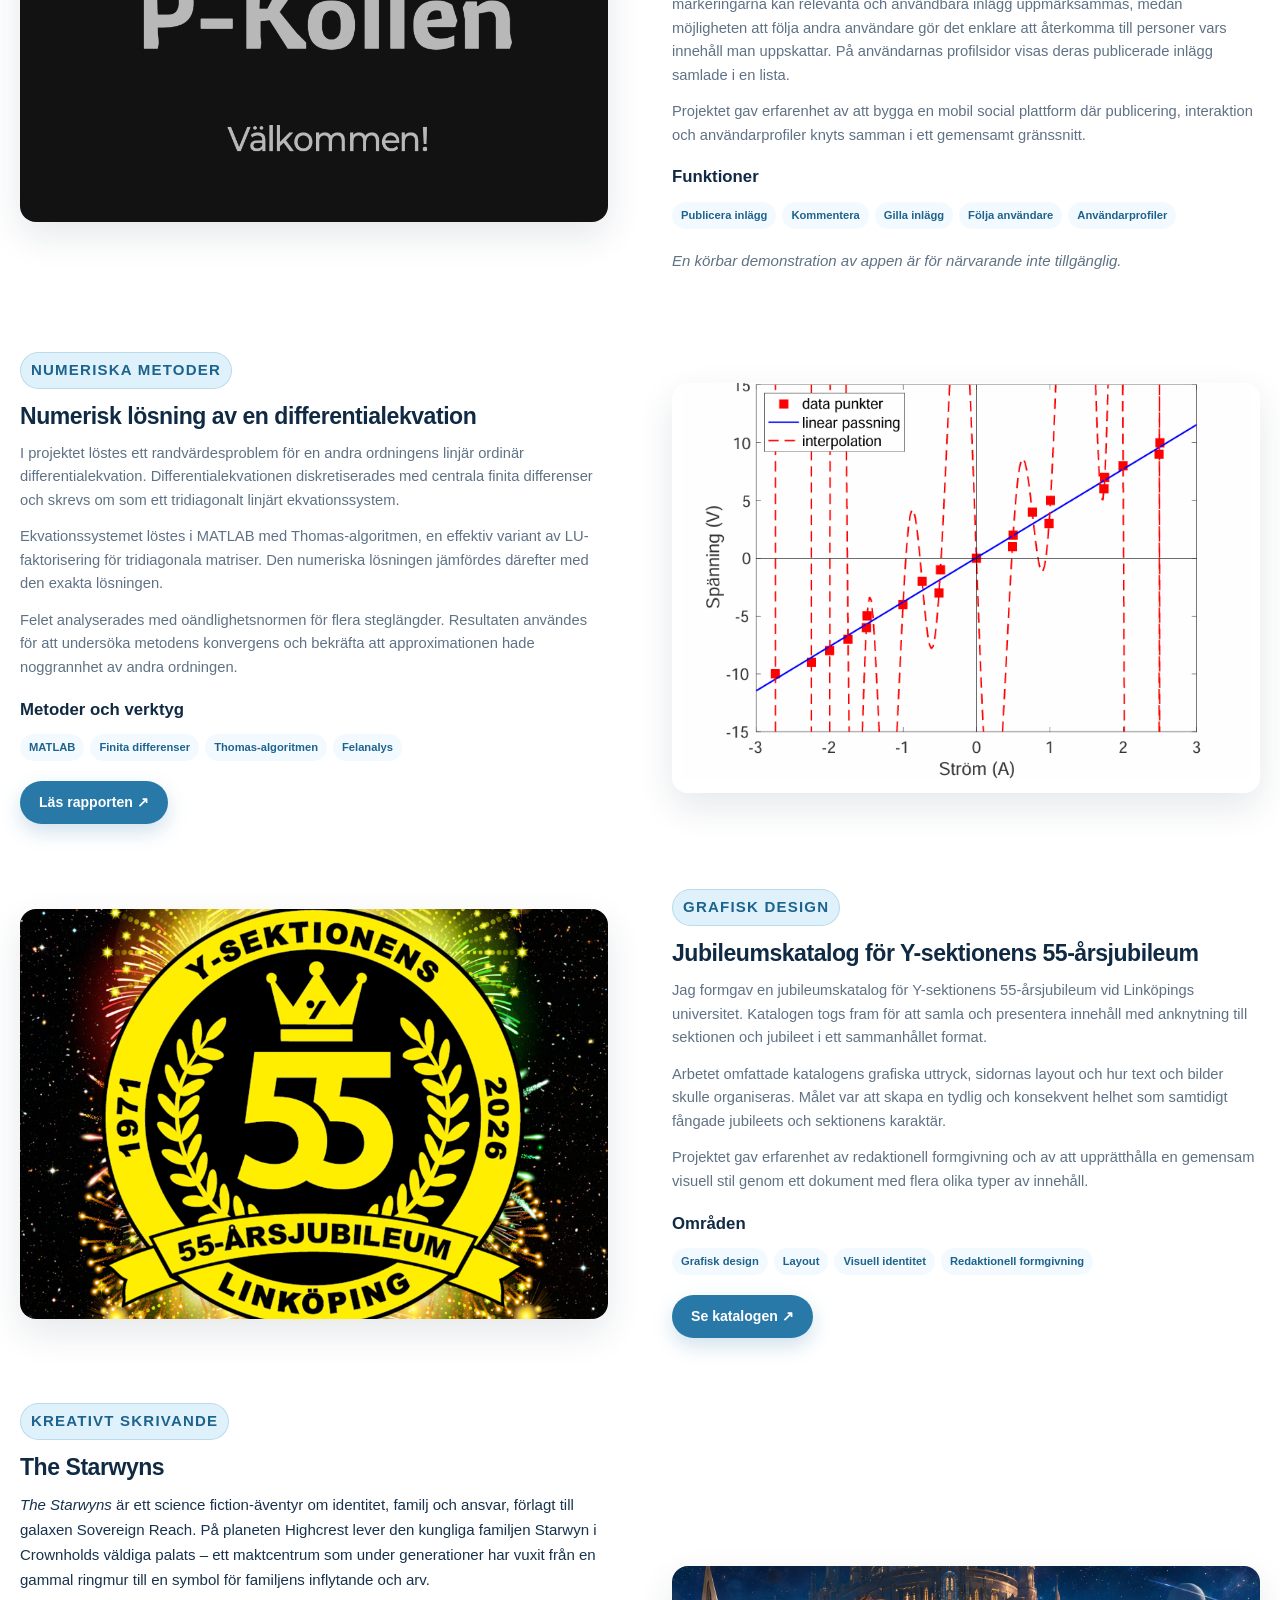
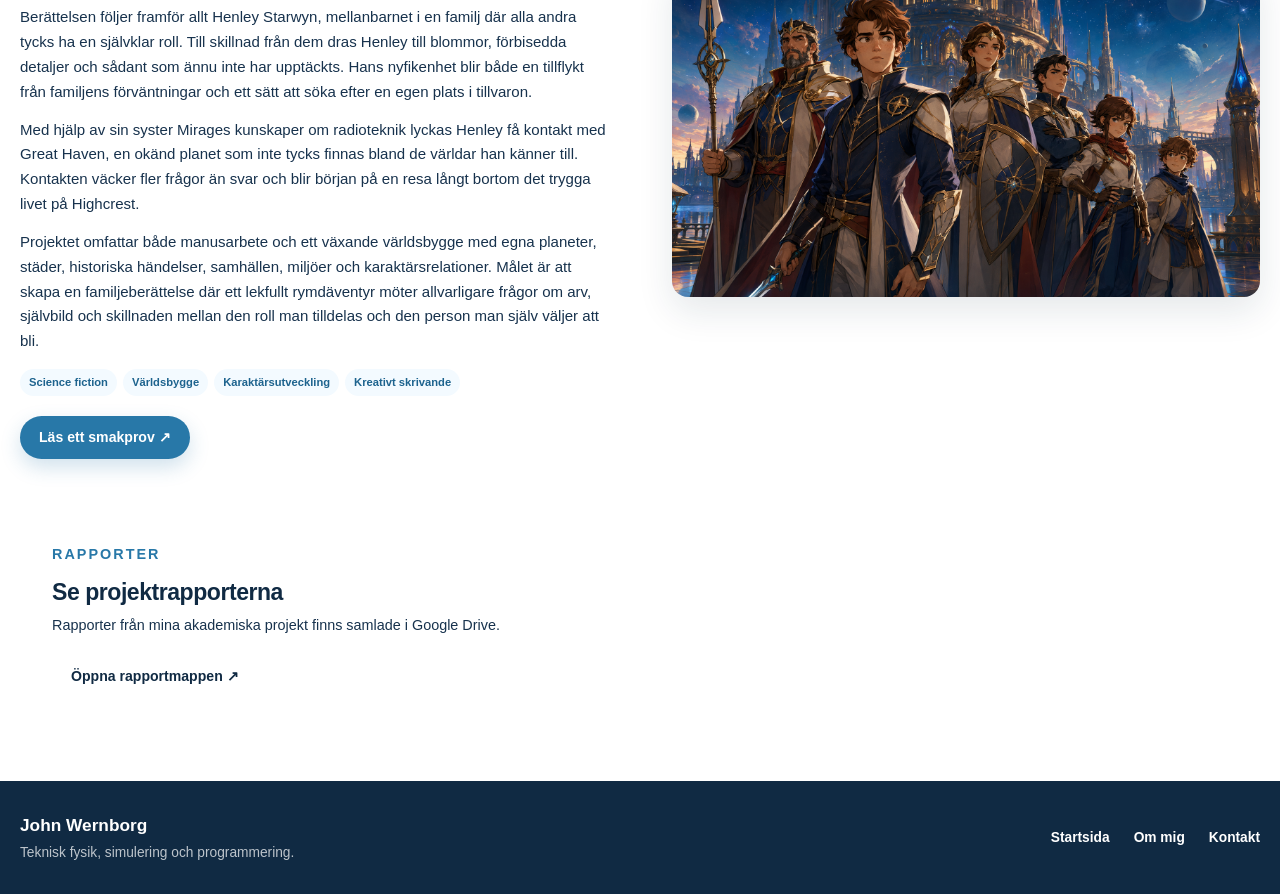
<file: projekt.html>
<!DOCTYPE html>
<html lang="sv">
<head>
    <meta charset="UTF-8">
    <meta name="viewport" content="width=device-width, initial-scale=1.0">

    <meta
        name="description"
        content="Projekt av John Wernborg inom fysik, simulering, programmering och kreativt skrivande."
    >

    <title>Projekt | John Wernborg</title>

    <link rel="stylesheet" href="styles.css">
</head>

<body>
    <header class="site-header">
        <div class="header-container">
            <a class="site-logo" href="index.html">John Wernborg</a>

            <nav class="main-navigation" aria-label="Huvudmeny">
                <a href="index.html">Startsida</a>
                <a class="active" href="projekt.html">Projekt</a>
                <a href="om-mig.html">Om mig</a>
                <a href="kontakt.html">Kontakt</a>
            </nav>
        </div>
    </header>

    <main>
        <section class="page-hero">
            <div class="narrow-container">
                <p class="eyebrow">Portfolio</p>
                <h1>Mina projekt</h1>

                <p class="page-introduction">
                    Här kan du läsa mer om projekt jag genomfört inom fysik,
                    simulering, elektronik, programmering, datorgrafik och
                    kreativt skrivande.
                </p>
            </div>
        </section>

        <section class="project-details-section">
            <div class="section-container project-detail-list">
                <article class="project-detail" id="fysikprojekt">
                    <div class="project-detail-image">
                        <img
                            src="assets/images/tfya17-light-blue-vacancies.png"
                            alt="Visualisering från Monte Carlo-simuleringen"
                        >
                    </div>

                    <div class="project-detail-content">
                        <p class="project-category">Fysik och simulering</p>

                        <h2>
                            Monte Carlo-simulering av vakanser i vanadiumnitrid
                        </h2>

<p>
    Projektet undersökte hur placeringen av vanadin- och
    kvävevakanser påverkar den relaxerade energin hos
    vanadiumnitrid. Jag utvecklade ett Python-program som skapade
    vakanskonfigurationer och genomförde Metropolis
    Monte Carlo-simuleringar där vakanser och atomer bytte plats
    inom respektive undergitter.
</p>

<p>
    Efter varje föreslaget byte relaxerades atomernas positioner
    med BFGS-algoritmen i ASE. Energi, krafter och spänningar
    beräknades med en maskininlärd NequIP/Allegro-potential.
    Simuleringarna GPU-accelererades med CUDA och kördes som
    SLURM-jobb på Sigma-klustret.
</p>

<p>
    Simuleringar utfördes med olika startkonfigurationer, antal
    Monte Carlo-steg, temperaturer och vakanskoncentrationer.
    De lägsta energierna jämfördes med startkonfigurationerna
    och vakansavstånden analyserades för att undersöka möjliga
    ordningstendenser.
</p>

<p>
    Samtliga undersökta körningar hittade konfigurationer med
    lägre energi än de slumpmässiga startkonfigurationerna,
    vilket visade att vakansernas relativa placering har mätbar
    betydelse. Resultaten pekade samtidigt inte på någon enkel
    och allmängiltig klustringsregel: energin berodde på den
    detaljerade placeringen av båda vakanstyperna och på
    simuleringens start- och samplingsvillkor.
</p>

<h3>Metoder och verktyg</h3>

<div class="tag-list">
    <span>Python</span>
    <span>Metropolis Monte Carlo</span>
    <span>ASE</span>
    <span>NequIP/Allegro</span>
    <span>CUDA</span>
    <span>SLURM</span>
    <span>OVITO</span>
</div>

                        <div class="button-row">
                            <a
                                class="button primary-button"
                                href="https://drive.google.com/file/d/1IsW0s4pEzVJUs5cbZT2PLNml2hTSAnV6/view?usp=sharing"
                                target="_blank"
                                rel="noopener noreferrer"
                            >
                                Läs rapporten ↗
                            </a>
                        </div>
                    </div>
                </article>

                <article class="project-detail reverse" id="kandidatprojekt">
                    <div class="project-detail-image">
                        <img
                            src="assets/images/spetsbild.jpg"
                            alt="Sveptunnelmikroskop från kandidatprojektet"
                        >
                    </div>

                    <div class="project-detail-content">
                        <p class="project-category">Fysik och elektronik</p>
                        <h2>Kandidatprojekt: sveptunnelmikroskop</h2>

<p>
    Målet med kandidatprojektet var att konstruera och ta i drift
    ett fungerande sveptunnelmikroskop för avbildning av ytors
    topografi med nanometerprecision. Jag var projektledare i den
    sju personer stora projektgruppen och ansvarade för projektets
    övergripande genomförande och kontakten med beställaren.
</p>

<p>
    Systemet byggdes av sju samverkande delsystem: spets,
    grovjustering, återkoppling, strömdetektor, piezoskanner,
    mjukvara och dämpningssystem. Grovjusteringen styrdes med en
    stegmotor och återkopplingen implementerades i en Arduino Due
    för att hålla tunnelströmmen mellan spetsen och provet konstant.
</p>

<p>
    Mjukvaran utvecklades i LabVIEW och styrde piezoskannerns
    rörelse och insamlingen av mätdata via DAQ-kort. Användaren
    kunde bland annat ställa in reglerparametrar, svephastighet,
    startposition, spänning, tunnelström och antalet mätpunkter.
    Mätningen visades kontinuerligt och kunde sparas som både
    2D- och 3D-bild samt som mätdata.
</p>

<p>
    Eftersom tunnelströmmen är mycket känslig för avstånd och
    yttre störningar ingick omfattande felsökning och
    störningsdämpning. Det färdiga mikroskopet användes för att
    framställa topografiska bilder av bland annat guld och platina.
    Resultaten visade ytorna i både två och tre dimensioner och
    kunde efterbehandlas för att minska oönskade effekter.
</p>

<h3>Metoder och verktyg</h3>

<div class="tag-list">
    <span>Projektledning</span>
    <span>LabVIEW</span>
    <span>Arduino Due</span>
    <span>Reglering</span>
    <span>Elektronik</span>
    <span>Mätteknik</span>
    <span>Nanoteknik</span>
</div>

                        <div class="button-row">
                            <a
                                class="button primary-button"
                                href="https://drive.google.com/file/d/1zB31WZSXP2vEhh1YNRhE2dBlIGMAvIHp/view?usp=sharing"
                                target="_blank"
                                rel="noopener noreferrer"
                            >
                                Läs rapporten ↗
                            </a>

                            <a
                                class="button secondary-button"
                                href="bilder-kandidatprojekt.html"
                                target="_blank"
                                rel="noopener noreferrer"
                            >
                                Se bilder ↗
                            </a>
                        </div>
                    </div>
                </article>

                <article class="project-detail" id="datorgrafik">
                    <div class="project-detail-image">
                        <img
                            src="assets/images/tsbk07-in-project-lava-spots.PNG"
                            alt="Flying Space Ranger i en vulkanisk 3D-miljö"
                        >
                    </div>

                    <div class="project-detail-content">
                        <p class="project-category">Datorgrafik</p>
                        <h2>Flying Space Ranger</h2>

<p>
    Flying Space Ranger är en interaktiv 3D-värld som utvecklades
    i C++ med OpenGL, MicroGlut och shaders skrivna i GLSL.
    Spelaren styr en flygande rymdfigur över ett vulkaniskt
    landskap och kan växla mellan första- och
    tredjepersonsperspektiv.
</p>

<p>
    Terrängen skapades från en höjdkarta och kombinerades med
    separata texturer för den vulkaniska marken och lavan. För
    att spelaren skulle kunna röra sig i förhållande till
    landskapet implementerades kollisionsdetektion där
    terrängens höjd beräknades med bilinjär interpolation.
</p>

<p>
    Kameran och spelarens rörelser byggdes med riktningar
    beräknade från gir- och stigningsvinklar. Spelaren kan
    svänga, stiga, sjunka och ändra sin lutning, samtidigt som
    stigningsvinkeln begränsas för att undvika att kameran
    vänds fel.
</p>

<p>
    Miljön innehåller även en rymdbaserad skybox, en texturerad
    sol och ljussättning med omgivningsljus och riktat
    diffusljus. Projektet gav praktisk erfarenhet av
    3D-transformationer, kameraorientering, terränghantering,
    texturering, shaders och realtidsrendering.
</p>

                        <h3>Metoder och verktyg</h3>

                        <div class="tag-list">
                            <span>C++</span>
                            <span>OpenGL</span>
                            <span>GLSL</span>
                            <span>3D-grafik</span>
                            <span>Kollisionsdetektion</span>
                        </div>

                        <div class="button-row">
                            <a
                                class="button primary-button"
                                href="demo-flying-space-ranger.html"
                                target="_blank"
                                rel="noopener noreferrer"
                            >
                                Se demo ↗
                            </a>

                            <a
                                class="button secondary-button"
                                href="https://drive.google.com/file/d/1gGlRwD-NUsDLm0bJrFfy0OSZetEISXkV/view?usp=sharing"
                                target="_blank"
                                rel="noopener noreferrer"
                            >
                                Läs rapporten ↗
                            </a>
                        </div>
                    </div>
                </article>

                <article class="project-detail reverse" id="spelprojekt">
                    <div class="project-detail-image">
                        <img
                            src="assets/images/ride-n-grind.PNG"
                            alt="Skärmbild från spelprojektet"
                        >
                    </div>

                    <div class="project-detail-content">
                        <p class="project-category">Spelutveckling</p>
                        <h2>Spelprojekt</h2>

                        <p>
                            Ett spelprojekt utvecklat i C++ med fokus på
                            programmeringslogik, interaktion, spelmekanik och
                            strukturerad problemlösning.
                        </p>

                        <p>
                            Du styr en morgontrött student på sin cykel på väg att skriva en tenta. Undvik hinderna längs vägen: hoppande harar, hårda staket och andra studenter.
                            Plocka upp kaffekoppar för att öka farten och byt din cykel mot en elscooter för att köra mycket fort. Ta dig till tentasalen utan att krascha!
                        </p>

                        <div class="tag-list">
                            <span>Python</span>
                            <span>Spelutveckling</span>
                            <span>Problemlösning</span>
                        </div>

                        <div class="button-row">
                            <a
                                class="button primary-button"
                                href="demo-spelprojekt.html"
                                target="_blank"
                                rel="noopener noreferrer"
                            >
                                Se demo ↗
                            </a>
                        </div>
                    </div>
                </article>

<article class="project-detail" id="appprojekt">
    <div class="project-detail-image">
        <img
            src="assets/images/p-kollen-cropped.png"
            alt="Skärmbild från Android-applikationen P-Kollen"
        >
    </div>

    <div class="project-detail-content">
        <p class="project-category">Apputveckling</p>

        <h2>P-Kollen – ett studieforum för studenter</h2>

        <p>
            P-Kollen utvecklades som ett studieforum där användare
            kan hjälpa varandra med frågor och problem från sina
            studier. Tanken är att samla sådant som matematikuppgifter,
            språkfrågor och andra studieproblem på en gemensam plats
            där andra användare kan bidra med förklaringar och
            lösningsförslag.
        </p>

        <p>
            Användaren kan publicera egna inlägg samt kommentera och
            gilla andras. Genom gilla-markeringarna kan relevanta och
            användbara inlägg uppmärksammas, medan möjligheten att
            följa andra användare gör det enklare att återkomma till
            personer vars innehåll man uppskattar. På användarnas
            profilsidor visas deras publicerade inlägg samlade i en
            lista.
        </p>

        <p>
            Projektet gav erfarenhet av att bygga en mobil social plattform där
            publicering, interaktion och användarprofiler knyts
            samman i ett gemensamt gränssnitt.
        </p>

        <h3>Funktioner</h3>

        <div class="tag-list">
            <span>Publicera inlägg</span>
            <span>Kommentera</span>
            <span>Gilla inlägg</span>
            <span>Följa användare</span>
            <span>Användarprofiler</span>
        </div>

        <p class="small-note">
            En körbar demonstration av appen är för närvarande
            inte tillgänglig.
        </p>
    </div>
                </article>

                <!-- Numerisk differentialekvation -->
                <article
                    class="project-detail reverse"
                    id="matlab-differentialekvation"
                >
                    <div class="project-detail-image">
                        <img
                            src="assets/images/tana21-graf-large.PNG"
                            alt="Numerisk och exakt lösning av en linjär differentialekvation"
                        >
                    </div>

                    <div class="project-detail-content">
                        <p class="project-category">Numeriska metoder</p>

                        <h2>Numerisk lösning av en differentialekvation</h2>

                        <p>
                            I projektet löstes ett randvärdesproblem för en
                            andra ordningens linjär ordinär differentialekvation.
                            Differentialekvationen diskretiserades med centrala
                            finita differenser och skrevs om som ett tridiagonalt
                            linjärt ekvationssystem.
                        </p>

                        <p>
                            Ekvationssystemet löstes i MATLAB med
                            Thomas-algoritmen, en effektiv variant av
                            LU-faktorisering för tridiagonala matriser. Den
                            numeriska lösningen jämfördes därefter med den
                            exakta lösningen.
                        </p>

                        <p>
                            Felet analyserades med oändlighetsnormen för flera
                            steglängder. Resultaten användes för att undersöka
                            metodens konvergens och bekräfta att approximationen
                            hade noggrannhet av andra ordningen.
                        </p>

                        <h3>Metoder och verktyg</h3>

                        <div class="tag-list">
                            <span>MATLAB</span>
                            <span>Finita differenser</span>
                            <span>Thomas-algoritmen</span>
                            <span>Felanalys</span>
                        </div>

                        <div class="button-row">
                            <a
                                class="button primary-button"
                                href="https://drive.google.com/file/d/1D1OhG2V9RcobFuBNW13TKVyk9_xfkq3d/view?usp=sharing"
                                target="_blank"
                                rel="noopener noreferrer"
                            >
                                Läs rapporten ↗
                            </a>
                        </div>
                    </div>
                </article>

                <!-- Y55-jubileumskatalog -->
                <article
                    class="project-detail"
                    id="y55-jubileumskatalog"
                >
                    <div class="project-detail-image">
                        <img
                            src="assets/images/y55-katalog-full.png"
                            alt="Jubileumskatalog för Y-sektionens 55-årsjubileum"
                        >
                    </div>

                    <div class="project-detail-content">
                        <p class="project-category">Grafisk design</p>

                        <h2>Jubileumskatalog för Y-sektionens 55-årsjubileum</h2>

                        <p>
                            Jag formgav en jubileumskatalog för Y-sektionens
                            55-årsjubileum vid Linköpings universitet. Katalogen
                            togs fram för att samla och presentera innehåll med
                            anknytning till sektionen och jubileet i ett
                            sammanhållet format.
                        </p>

                        <p>
                            Arbetet omfattade katalogens grafiska uttryck,
                            sidornas layout och hur text och bilder skulle
                            organiseras. Målet var att skapa en tydlig och
                            konsekvent helhet som samtidigt fångade
                            jubileets och sektionens karaktär.
                        </p>

                        <p>
                            Projektet gav erfarenhet av redaktionell formgivning
                            och av att upprätthålla en gemensam visuell stil
                            genom ett dokument med flera olika typer av
                            innehåll.
                        </p>

                        <h3>Områden</h3>

                        <div class="tag-list">
                            <span>Grafisk design</span>
                            <span>Layout</span>
                            <span>Visuell identitet</span>
                            <span>Redaktionell formgivning</span>
                        </div>

                        <div class="button-row">
                            <a
                                class="button primary-button"
                                href="https://drive.google.com/file/d/1sQ4YtIKSA0aOd5RQTDQRUPaRFB2VwO6t/view?usp=sharing"
                                target="_blank"
                                rel="noopener noreferrer"
                            >
                                Se katalogen ↗
                            </a>
                        </div>
                    </div>
                </article>

                <!-- Starwyns -->
                <article class="project-detail reverse" id="starwyns">
                    <div class="project-detail-image">
                        <img
                            src="assets/images/starwyns.png"
                            alt="Konceptbild för The Starwyns"
                        >
                    </div>

                    <div class="project-detail-content">
                        <p class="project-category">Kreativt skrivande</p>
                        <h2>The Starwyns</h2>

<div class="project-description">
    <p>
        <em>The Starwyns</em> är ett science fiction-äventyr om
        identitet, familj och ansvar, förlagt till galaxen Sovereign
        Reach. På planeten Highcrest lever den kungliga familjen
        Starwyn i Crownholds väldiga palats – ett maktcentrum som
        under generationer har vuxit från en gammal ringmur till en
        symbol för familjens inflytande och arv.
    </p>

    <p>
        Berättelsen följer framför allt Henley Starwyn, mellanbarnet
        i en familj där alla andra tycks ha en självklar roll. Till
        skillnad från dem dras Henley till blommor, förbisedda detaljer
        och sådant som ännu inte har upptäckts. Hans nyfikenhet blir
        både en tillflykt från familjens förväntningar och ett sätt
        att söka efter en egen plats i tillvaron.
    </p>

    <p>
        Med hjälp av sin syster Mirages kunskaper om radioteknik
        lyckas Henley få kontakt med Great Haven, en okänd planet som
        inte tycks finnas bland de världar han känner till. Kontakten
        väcker fler frågor än svar och blir början på en resa långt
        bortom det trygga livet på Highcrest.
    </p>

    <p>
        Projektet omfattar både manusarbete och ett växande
        världsbygge med egna planeter, städer, historiska händelser,
        samhällen, miljöer och karaktärsrelationer. Målet är att skapa
        en familjeberättelse där ett lekfullt rymdäventyr möter
        allvarligare frågor om arv, självbild och skillnaden mellan
        den roll man tilldelas och den person man själv väljer att bli.
    </p>
</div>

                        <div class="tag-list">
                            <span>Science fiction</span>
                            <span>Världsbygge</span>
                            <span>Karaktärsutveckling</span>
                            <span>Kreativt skrivande</span>
                        </div>

                        <div class="button-row">
                            <a
                                class="button primary-button"
                                href="https://drive.google.com/file/d/1OLMlG-8vkNKs89Uq-iDWabR9goAHjCKx/view?usp=sharing"
                                target="_blank"
                                rel="noopener noreferrer"
                            >
                                Läs ett smakprov ↗
                            </a>
                        </div>
                    </div>
                </article>
            </div>
        </section>

        <section class="cta-section">
            <div class="section-container cta-content">
                <div>
                    <p class="eyebrow">Rapporter</p>
                    <h2>Se projektrapporterna</h2>

                    <p>
                        Rapporter från mina akademiska projekt finns samlade i
                        Google Drive.
                    </p>
                </div>

                <a
                    class="button light-button"
                    href="https://drive.google.com/drive/folders/1-9DDhZM7vjt65StlU7vOUKNs-0Op1cQY?usp=sharing"
                    target="_blank"
                    rel="noopener noreferrer"
                >
                    Öppna rapportmappen ↗
                </a>
            </div>
        </section>
    </main>

    <footer class="site-footer">
        <div class="section-container footer-content">
            <div>
                <p class="footer-name">John Wernborg</p>
                <p>Teknisk fysik, simulering och programmering.</p>
            </div>

            <div class="footer-links">
                <a href="index.html">Startsida</a>
                <a href="om-mig.html">Om mig</a>
                <a href="kontakt.html">Kontakt</a>
            </div>
        </div>
    </footer>
</body>
</html>
</file>
<file: styles.css>
/* =========================
   Färger och grundinställningar
   ========================= */

:root {
    --navy: #102a43;
    --navy-light: #174a70;
    --blue: #2878a8;
    --blue-hover: #1d638e;
    --sky: #dff2fb;
    --sky-light: #f3faff;
    --surface: #ffffff;
    --text: #17324d;
    --muted: #5f7285;
    --border: #d9e7ef;
    --shadow: 0 14px 36px rgba(16, 42, 67, 0.11);
    --shadow-hover: 0 20px 46px rgba(16, 42, 67, 0.17);
    --radius-large: 24px;
    --radius-medium: 16px;
    --radius-small: 10px;

    /* Tidigare 1180px */
    --max-width: 1380px;
}

/* =========================
   Återställning
   ========================= */

* {
    box-sizing: border-box;
}

html {
    scroll-behavior: smooth;
}

body {
    margin: 0;
    background: var(--surface);
    color: var(--text);
    font-family:
        Inter,
        "Segoe UI",
        Roboto,
        Helvetica,
        Arial,
        sans-serif;
    font-size: 16px;
    line-height: 1.7;
}

img {
    display: block;
    max-width: 100%;
}

a {
    color: inherit;
}

button,
input,
textarea {
    font: inherit;
}

/* Gör att ankarlänkar inte hamnar under sidhuvudet. */
[id] {
    scroll-margin-top: 110px;
}

/* =========================
   Gemensamma behållare
   ========================= */

.section-container,
.header-container {
    width: min(calc(100% - 40px), var(--max-width));
    margin-inline: auto;
}

.narrow-container {
    width: min(calc(100% - 40px), 820px);
    margin-inline: auto;
}

section {
    padding-block: 88px;
}

/* =========================
   Typografi
   ========================= */

h1,
h2,
h3 {
    margin-top: 0;
    color: var(--navy);
    font-weight: 750;
    line-height: 1.18;
}

h1 {
    margin-bottom: 18px;
    font-size: clamp(1.75rem, 2.5vw, 2.35rem);
    letter-spacing: -0.035em;
}

h2 {
    margin-bottom: 14px;
    font-size: clamp(1.4rem, 2vw, 1.85rem);
    letter-spacing: -0.02em;
}

h3 {
    margin-bottom: 10px;
    font-size: 1.1rem;
}

p {
    margin-top: 0;
    margin-bottom: 18px;
}

.eyebrow {
    margin-bottom: 12px;
    color: var(--blue);
    font-size: 0.78rem;
    font-weight: 800;
    letter-spacing: 0.14em;
    text-transform: uppercase;
}

.intro-lead,
.page-introduction {
    color: var(--navy);
    font-size: clamp(1rem, 1.4vw, 1.15rem);
    line-height: 1.6;
}

.section-heading {
    max-width: 760px;
    margin-bottom: 44px;
}

.section-heading > p:last-child {
    color: var(--muted);
}

.heading-row {
    display: flex;
    max-width: none;
    align-items: end;
    justify-content: space-between;
    gap: 30px;
}

/* =========================
   Sidhuvud
   ========================= */

.site-header {
    position: sticky;
    z-index: 1000;
    top: 0;
    border-bottom: 1px solid rgba(217, 231, 239, 0.9);
    background: rgba(255, 255, 255, 0.94);
    backdrop-filter: blur(14px);
}

.header-container {
    display: flex;
    min-height: 76px;
    align-items: center;
    justify-content: space-between;
    gap: 30px;
}

.site-logo {
    color: var(--navy);
    font-size: 1.17rem;
    font-weight: 800;
    letter-spacing: -0.02em;
    text-decoration: none;
}

.main-navigation {
    display: flex;
    align-items: center;
    gap: 30px;
}

.main-navigation a {
    position: relative;
    padding-block: 25px;
    color: var(--muted);
    font-size: 0.94rem;
    font-weight: 650;
    text-decoration: none;
    transition:
        color 160ms ease,
        transform 160ms ease;
}

.main-navigation a:hover,
.main-navigation a.active {
    color: var(--blue);
}

.main-navigation a::after {
    position: absolute;
    right: 0;
    bottom: 17px;
    left: 0;
    height: 2px;
    border-radius: 999px;
    background: var(--blue);
    content: "";
    opacity: 0;
    transform: scaleX(0.4);
    transition:
        opacity 160ms ease,
        transform 160ms ease;
}

.main-navigation a:hover::after,
.main-navigation a.active::after {
    opacity: 1;
    transform: scaleX(1);
}

/* =========================
   Knappar och länkar
   ========================= */

.button-row {
    display: flex;
    flex-wrap: wrap;
    gap: 12px;
    margin-top: 30px;
}

.button {
    display: inline-flex;
    min-height: 48px;
    align-items: center;
    justify-content: center;
    padding: 12px 21px;
    border: 1px solid transparent;
    border-radius: 999px;
    font-size: 0.94rem;
    font-weight: 750;
    line-height: 1.2;
    text-align: center;
    text-decoration: none;
    transition:
        background-color 160ms ease,
        border-color 160ms ease,
        color 160ms ease,
        transform 160ms ease,
        box-shadow 160ms ease;
}

.button:hover {
    transform: translateY(-2px);
}

.primary-button {
    background: var(--blue);
    color: #ffffff;
    box-shadow: 0 8px 20px rgba(40, 120, 168, 0.22);
}

.primary-button:hover {
    background: var(--blue-hover);
    box-shadow: 0 12px 26px rgba(40, 120, 168, 0.28);
}

.secondary-button {
    border-color: var(--border);
    background: var(--surface);
    color: var(--navy);
}

.secondary-button:hover {
    border-color: var(--blue);
    color: var(--blue);
}

.light-button {
    background: #ffffff;
    color: var(--navy);
}

.light-button:hover {
    background: var(--sky-light);
}

.full-width-button {
    width: 100%;
    margin-top: 10px;
}

.text-link {
    flex-shrink: 0;
    padding-bottom: 6px;
    color: var(--blue);
    font-weight: 750;
    text-decoration: none;
}

.text-link:hover {
    color: var(--blue-hover);
}

/* =========================
   Startsida: presentation
   ========================= */

.intro-section {
    overflow: hidden;
    padding-block: 64px;
    background:
        radial-gradient(
            circle at 10% 30%,
            rgba(40, 120, 168, 0.13),
            transparent 28%
        ),
        linear-gradient(145deg, var(--sky-light), #ffffff 68%);
}

.intro-layout {
    display: grid;

    /* Mindre bildkolumn och större textkolumn */
    grid-template-columns: 300px minmax(0, 1fr);

    min-height: 430px;
    align-items: center;
    gap: clamp(50px, 7vw, 110px);
}

.portrait-wrapper {
    position: relative;
    width: 100%;
    max-width: 280px;

    /* Placerar bilden längst till vänster i sin kolumn */
    justify-self: start;
}

.portrait-wrapper::before {
    position: absolute;
    z-index: 0;
    top: 24px;
    right: -20px;
    bottom: -20px;
    left: 25px;
    border-radius: var(--radius-large);
    background: var(--blue);
    content: "";
}

.portrait-wrapper::after {
    display: none;
}

.portrait {
    position: relative;
    z-index: 1;
    width: 100%;
    aspect-ratio: 4 / 5;
    border-radius: var(--radius-large);
    box-shadow: var(--shadow);
    object-fit: cover;
    object-position: 50% 20%;

    /* Gör bilden svartvit */
    filter: grayscale(100%);
}

.intro-content {
    width: 100%;
    max-width: 780px;
}

.intro-heading {
    margin-bottom: 18px;
    color: var(--navy);
    font-size: clamp(1.65rem, 3vw, 2.35rem);
    font-weight: 800;
    line-height: 1.2;
    letter-spacing: -0.025em;
}

.intro-lead {
    max-width: 760px;
    margin-bottom: 24px;
    color: var(--navy);
    font-size: clamp(1.15rem, 2vw, 1.45rem);
    font-weight: 400;
    line-height: 1.65;
}

/* =========================
   Kompakta kompetensområden
   ========================= */

.skills-section {
    padding-block: 45px;
    background: var(--surface);
}

.compact-section-heading {
    display: flex;
    margin-bottom: 22px;
    align-items: end;
    justify-content: space-between;
    gap: 30px;
}

.compact-section-heading h2 {
    margin-bottom: 0;
    font-size: clamp(1.7rem, 3vw, 2.35rem);
}

.compact-section-heading > p {
    max-width: 340px;
    margin-bottom: 3px;
    color: var(--muted);
    font-size: 0.9rem;
    text-align: right;
}

.compact-skills-grid {
    display: grid;
    grid-template-columns: repeat(4, minmax(0, 1fr));
    align-items: start;
    gap: 12px;
}

.compact-skill-card {
    overflow: hidden;
    border: 1px solid var(--border);
    border-radius: 12px;
    background: var(--surface);
    transition:
        border-color 160ms ease,
        box-shadow 160ms ease,
        transform 160ms ease;
}

.compact-skill-card:hover {
    border-color: rgba(40, 120, 168, 0.5);
    box-shadow: 0 8px 22px rgba(16, 42, 67, 0.09);
    transform: translateY(-2px);
}

.compact-skill-card[open] {
    border-color: rgba(40, 120, 168, 0.55);
    box-shadow: 0 8px 22px rgba(16, 42, 67, 0.1);
}

/* Tar bort webbläsarens vanliga pil */
.compact-skill-card summary {
    display: flex;
    min-height: 76px;
    align-items: center;
    justify-content: space-between;
    gap: 12px;
    padding: 14px 16px;
    cursor: pointer;
    list-style: none;
}

.compact-skill-card summary::-webkit-details-marker {
    display: none;
}

.compact-skill-card summary::marker {
    display: none;
    content: "";
}

.compact-skill-card summary > span:first-child {
    display: grid;
    gap: 2px;
}

.compact-skill-card summary strong {
    color: var(--navy);
    font-size: 0.98rem;
    line-height: 1.25;
}

.compact-skill-card summary small {
    color: var(--muted);
    font-size: 0.75rem;
    line-height: 1.35;
}

.expand-icon {
    display: flex;
    width: 25px;
    height: 25px;
    flex-shrink: 0;
    align-items: center;
    justify-content: center;
    border-radius: 50%;
    background: var(--sky);
    color: var(--blue);
    font-size: 1.15rem;
    font-weight: 500;
    line-height: 1;
    transition:
        background-color 160ms ease,
        color 160ms ease,
        transform 160ms ease;
}

.compact-skill-card[open] .expand-icon {
    background: var(--blue);
    color: #ffffff;
    transform: rotate(45deg);
}

.compact-course-list {
    padding: 4px 16px 15px;
    border-top: 1px solid var(--border);
}

.compact-course-list p {
    margin: 0;
    padding-block: 7px;
    border-bottom: 1px solid rgba(217, 231, 239, 0.75);
    color: var(--muted);
    font-size: 0.76rem;
    line-height: 1.4;
}

.compact-course-list p:last-child {
    padding-bottom: 0;
    border-bottom: 0;
}

.status {
    display: inline-block;
    margin-left: 4px;
    padding: 1px 5px;
    border-radius: 999px;
    font-size: 0.56rem;
    font-weight: 800;
    line-height: 1.5;
    text-transform: uppercase;
}

.status.ongoing {
    background: var(--sky);
    color: var(--blue-hover);
}
/* =========================
   Projektrutor
   ========================= */

.projects-section {
    padding-top: 52px;
    padding-bottom: 68px;
    background: var(--sky-light);
}

.projects-section .section-heading {
    margin-bottom: 30px;
}

.project-grid {
    display: grid;
    grid-template-columns: repeat(2, minmax(0, 1fr));
    gap: 26px;
}

.project-card {
    overflow: hidden;
    border: 1px solid var(--border);
    border-radius: var(--radius-large);
    background: var(--surface);
    box-shadow: 0 8px 26px rgba(16, 42, 67, 0.07);
    transition:
        box-shadow 180ms ease,
        transform 180ms ease;
}

.project-card:hover {
    box-shadow: var(--shadow-hover);
    transform: translateY(-5px);
}


/* Two images inside one project card */

.project-gallery {
    display: grid;
    width: 100%;
    height: 220px;
    grid-template-columns: repeat(2, minmax(0, 1fr));
    align-items: center;
    justify-items: center;
    gap: 8px;
    padding: 8px;
    overflow: hidden;
    background: var(--sky-light);
}

.project-gallery img {
    display: block;
    width: 100%;
    height: 100%;
    min-width: 0;
    max-width: 100%;
    max-height: 100%;
    margin: auto;
    padding: 4px;
    border: 1px solid var(--border);
    border-radius: 8px;
    background: #ffffff;
    object-fit: contain;
    object-position: 50% 50%;
}

.project-card:hover .project-gallery img {
    transform: none;
}


/* Single image inside a project card */

.project-image {
    width: 100%;
    height: 220px;
    background: var(--sky);
    object-fit: contain;
    object-position: center;
    transition: transform 350ms ease;
}

/* =========================
   Innehåll i projektkort
   ========================= */

.project-content {
    display: flex;
    flex: 1;
    flex-direction: column;
    padding: 21px;
}

/* Den lilla kategoritexten, exempelvis "Fysik och simulering" */

.project-category {
    display: inline-flex;
    width: fit-content;
    margin-bottom: 11px;
    padding: 5px 10px;
    border: 1px solid rgba(40, 120, 168, 0.2);
    border-radius: 999px;
    background: var(--sky);
    color: var(--blue-hover);
    font-size: 0.67rem;
    font-weight: 800;
    line-height: 1.2;
    letter-spacing: 0.08em;
    text-transform: uppercase;
}

/* Projektets rubrik */

.project-content h3 {
    margin-bottom: 10px;
    color: var(--navy);
    font-size: 1.2rem;
}

/* Projektets beskrivning */

.project-content > p:not(.project-category) {
    margin-bottom: 14px;
    color: var(--muted);
    font-size: 0.9rem;
    line-height: 1.55;
}

/* Tekniketiketter */

.tag-list {
    display: flex;
    flex-wrap: wrap;
    gap: 6px;
    margin-block: 15px;
}

.tag-list span {
    padding: 4px 9px;
    border-radius: 999px;
    background: var(--sky-light);
    color: var(--blue-hover);
    font-size: 0.7rem;
    font-weight: 750;
}

/* Länkar längst ned i projektkortet */

.project-links {
    display: flex;
    flex-wrap: wrap;
    gap: 9px;
    margin-top: auto;
    padding-top: 16px;
    border-top: 1px solid var(--border);
}

/* Knappar i projektkorten */

.project-links a,
.project-links a:visited {
    display: inline-flex;
    min-height: 38px;
    align-items: center;
    justify-content: center;
    padding: 8px 15px;
    border: 1px solid var(--border);
    border-radius: 999px;
    background: #ffffff;
    color: var(--navy);
    font-size: 0.78rem;
    font-weight: 750;
    line-height: 1.2;
    text-align: center;
    text-decoration: none;
    transition:
        background-color 160ms ease,
        border-color 160ms ease,
        color 160ms ease,
        transform 160ms ease,
        box-shadow 160ms ease;
}

/* Första länken i varje projektkort blir blå */

.project-links a:first-child,
.project-links a:first-child:visited {
    border-color: var(--blue);
    background: var(--blue);
    color: #ffffff;
    box-shadow: 0 6px 15px rgba(40, 120, 168, 0.2);
}

/* Hover för alla knappar */

.project-links a:hover,
.project-links a:focus-visible {
    border-color: var(--blue);
    color: var(--blue);
    text-decoration: none;
    transform: translateY(-2px);
}

/* Hover för den blå knappen */

.project-links a:first-child:hover,
.project-links a:first-child:focus-visible {
    border-color: var(--blue-hover);
    background: var(--blue-hover);
    color: #ffffff;
    box-shadow: 0 9px 20px rgba(40, 120, 168, 0.26);
}



/* =========================
   Sidornas introduktion
   ========================= */

.page-hero {
    padding-block: 105px;
    background:
        radial-gradient(
            circle at 82% 16%,
            rgba(40, 120, 168, 0.17),
            transparent 26%
        ),
        linear-gradient(145deg, var(--sky-light), #ffffff);
    text-align: center;
}

.page-hero h1 {
    margin-bottom: 22px;
}

.page-hero .page-introduction {
    max-width: 760px;
    margin-inline: auto;
    color: var(--muted);
}

/* =========================
   Projektsida
   ========================= */

.project-details-section {
    background: var(--surface);
}

.project-detail-list {
    display: grid;
    gap: 100px;
}

.project-detail {
    display: grid;
    grid-template-columns: minmax(0, 1fr) minmax(0, 1fr);
    align-items: center;
    gap: clamp(40px, 7vw, 90px);
}

.project-detail.reverse .project-detail-image {
    order: 2;
}

.project-detail-image img {
    width: 100%;
    min-height: 420px;
    border-radius: var(--radius-large);
    box-shadow: var(--shadow);
    object-fit: cover;
}

.project-detail-content > p:not(.project-category, .small-note) {
    color: var(--muted);
}

.project-detail-content h3 {
    margin-top: 28px;
    font-size: 1.05rem;
}

.small-note {
    margin-top: 20px;
    color: var(--muted);
    font-size: 0.88rem;
    font-style: italic;
}

.cta-section {
    padding-top: 0;
    background: var(--surface);
}

.cta-content {
    margin-top: 0;
}

/* =========================
   Om mig
   ========================= */

.about-section {
    background: var(--surface);
}

.about-layout {
    display: grid;
    grid-template-columns: minmax(260px, 0.72fr) minmax(0, 1.28fr);
    align-items: start;
    gap: clamp(45px, 8vw, 100px);
}

.about-image-column {
    position: sticky;
    top: 112px;
}

.about-portrait {
    width: 100%;
    aspect-ratio: 4 / 5;
    border-radius: var(--radius-large);
    box-shadow: var(--shadow);
    object-fit: cover;
    object-position: center top;
}

.quick-facts {
    margin-top: 24px;
    padding: 26px;
    border: 1px solid var(--border);
    border-radius: var(--radius-medium);
    background: var(--sky-light);
}

.quick-facts h2 {
    font-size: 1.25rem;
}

.quick-facts dl {
    display: grid;
    margin: 0;
    gap: 18px;
}

.quick-facts dl > div {
    padding-bottom: 16px;
    border-bottom: 1px solid var(--border);
}

.quick-facts dl > div:last-child {
    padding-bottom: 0;
    border-bottom: 0;
}

.quick-facts dt {
    color: var(--blue);
    font-size: 0.75rem;
    font-weight: 800;
    letter-spacing: 0.08em;
    text-transform: uppercase;
}

.quick-facts dd {
    margin: 4px 0 0;
    color: var(--text);
}

.about-content {
    max-width: 720px;
}

.about-content h2:not(:first-of-type) {
    margin-top: 54px;
}

.about-content p {
    color: var(--muted);
}

/* =========================
   Kontakt
   ========================= */

.contact-section {
    display: flex;
    min-height: calc(100vh - 76px - 190px);
    align-items: center;
    background:
        radial-gradient(
            circle at 10% 80%,
            rgba(40, 120, 168, 0.14),
            transparent 28%
        ),
        var(--sky-light);
}

.contact-layout {
    display: grid;
    grid-template-columns: minmax(0, 1.15fr) minmax(320px, 0.85fr);
    align-items: center;
    gap: clamp(50px, 9vw, 110px);
}

.contact-introduction {
    max-width: 690px;
}

.contact-introduction > p:not(.eyebrow, .page-introduction) {
    color: var(--muted);
}

.contact-card {
    padding: clamp(28px, 5vw, 44px);
    border: 1px solid var(--border);
    border-radius: var(--radius-large);
    background: var(--surface);
    box-shadow: var(--shadow);
}

.contact-item {
    margin-bottom: 22px;
    padding-bottom: 22px;
    border-bottom: 1px solid var(--border);
}

.contact-item p {
    margin-bottom: 0;
}

.contact-item a {
    color: var(--blue);
    font-weight: 700;
    overflow-wrap: anywhere;
    text-decoration: none;
}

.contact-item a:hover {
    color: var(--blue-hover);
    text-decoration: underline;
}

.contact-label {
    margin-bottom: 5px !important;
    color: var(--muted);
    font-size: 0.76rem;
    font-weight: 800;
    letter-spacing: 0.1em;
    text-transform: uppercase;
}

/* =========================
   Sidfot
   ========================= */

.site-footer {
    padding-block: 42px;
    background: var(--navy);
    color: rgba(255, 255, 255, 0.72);
}

.footer-content {
    display: flex;
    align-items: center;
    justify-content: space-between;
    gap: 30px;
}

.footer-content p {
    margin-bottom: 0;
}

.footer-name {
    color: #ffffff;
    font-size: 1.08rem;
    font-weight: 800;
}

.footer-links {
    display: flex;
    flex-wrap: wrap;
    gap: 24px;
}

.footer-links a {
    color: #ffffff;
    font-weight: 650;
    text-decoration: none;
}

.footer-links a:hover {
    color: #9edcf5;
}

/* =========================
   Gemensam kompakt layout
   ========================= */

/*
   Porträttsektionen och kompetenssektionen ändras inte.
   Följande regler gör resten av webbplatsen lika kompakt.
*/

/* Gemensamma rubrikstorlekar */

.section-heading {
    margin-bottom: 28px;
}

.section-heading h2 {
    margin-bottom: 12px;
    font-size: clamp(1.7rem, 3vw, 2.35rem);
}

.section-heading > p:last-child {
    max-width: 760px;
    margin-bottom: 0;
    color: var(--muted);
}

/* =========================
   Projekt på startsidan
   ========================= */

.projects-section {
    padding-top: 48px;
    padding-bottom: 55px;
    background: var(--sky-light);
}

.project-grid {
    gap: 18px;
}

.project-card {
    border-radius: 16px;
}

.project-image {
    height: 220px;
}

.project-content {
    padding: 21px;
}

.project-content h3 {
    margin-bottom: 10px;
    font-size: 1.2rem;
}

.project-content > p:not(.project-category) {
    margin-bottom: 14px;
    font-size: 0.9rem;
    line-height: 1.55;
}

.project-category {
    margin-bottom: 6px;
    font-size: 0.7rem;
}

.tag-list {
    gap: 6px;
    margin-block: 15px;
}

.tag-list span {
    padding: 4px 9px;
    font-size: 0.7rem;
}

.project-links {
    gap: 10px 18px;
    padding-top: 14px;
}

.project-links a {
    font-size: 0.84rem;
}

/* Rapportfältet under projekten */

.reports-banner {
    margin-top: 34px;
    padding: 28px 32px;
    border-radius: 16px;
}

.reports-banner h2 {
    margin-bottom: 7px;
    font-size: clamp(1.55rem, 3vw, 2.1rem);
}

.reports-banner p {
    font-size: 0.9rem;
}

/* =========================
   Introduktion på undersidor
   ========================= */

.page-hero {
    padding-block: 55px;
}

.page-hero h1 {
    margin-bottom: 16px;
    font-size: clamp(2rem, 4vw, 3.25rem);
}

.page-hero .page-introduction {
    font-size: clamp(1.05rem, 1.8vw, 1.22rem);
    line-height: 1.6;
}

/* =========================
   Projektsidan
   ========================= */

.project-details-section {
    padding-block: 55px;
}

.project-detail-list {
    gap: 65px;
}

.project-detail {
    gap: clamp(35px, 5vw, 65px);
}

.project-detail-image img {
    min-height: 320px;
    max-height: 410px;
    border-radius: 16px;
}

.project-detail-content h2 {
    margin-bottom: 14px;
    font-size: clamp(1.55rem, 2.8vw, 2.2rem);
}

.project-detail-content > p:not(.project-category, .small-note) {
    margin-bottom: 13px;
    font-size: 0.92rem;
    line-height: 1.6;
}

.project-detail-content h3 {
    margin-top: 20px;
    margin-bottom: 8px;
    font-size: 1rem;
}

.project-detail-content .button-row {
    margin-top: 20px;
}

/* Fältet längst ned på projektsidan */

.cta-section {
    padding-top: 0;
    padding-bottom: 55px;
}

.cta-content {
    padding: 28px 32px;
    border-radius: 16px;
}

.cta-content h2 {
    margin-bottom: 7px;
    font-size: clamp(1.55rem, 3vw, 2.1rem);
}

/* =========================
   Om mig-sidan
   ========================= */

.about-section {
    padding-block: 55px;
}

.about-layout {
    gap: clamp(40px, 6vw, 75px);
}

.about-portrait {
    max-height: 480px;
    border-radius: 16px;
}

.quick-facts {
    margin-top: 18px;
    padding: 21px;
}

.quick-facts h2 {
    margin-bottom: 15px;
    font-size: 1.15rem;
}

.quick-facts dl {
    gap: 13px;
}

.quick-facts dl > div {
    padding-bottom: 11px;
}

.quick-facts dd {
    font-size: 0.9rem;
}

.about-content h2 {
    margin-bottom: 13px;
    font-size: clamp(1.5rem, 2.7vw, 2.15rem);
}

.about-content h2:not(:first-of-type) {
    margin-top: 34px;
}

.about-content p {
    margin-bottom: 14px;
    font-size: 0.94rem;
    line-height: 1.65;
}

/* =========================
   Kontaktsidan
   ========================= */

.contact-section {
    min-height: calc(100vh - 76px - 150px);
    padding-block: 55px;
}

.contact-layout {
    gap: clamp(40px, 6vw, 75px);
}

.contact-introduction h1 {
    margin-bottom: 17px;
    font-size: clamp(2rem, 4vw, 3.25rem);
}

.contact-introduction .page-introduction {
    font-size: clamp(1.05rem, 1.8vw, 1.22rem);
}

.contact-card {
    padding: 28px;
    border-radius: 16px;
}

.contact-item {
    margin-bottom: 15px;
    padding-bottom: 15px;
}

/* =========================
   Separata projektsidor
   ========================= */

.project-page-hero {
    padding-block: 55px;
}

.project-page-heading {
    gap: clamp(35px, 5vw, 65px);
}

.project-page-heading h1 {
    margin-top: 10px;
    margin-bottom: 16px;
    font-size: clamp(2rem, 4vw, 3.25rem);
}

.project-page-heading .page-introduction {
    font-size: clamp(1.05rem, 1.8vw, 1.22rem);
}

.project-page-image {
    max-height: 370px;
    border-radius: 16px;
}

.back-link {
    margin-bottom: 17px;
    font-size: 0.88rem;
}

.project-page-content {
    padding-block: 55px;
}

.project-article-layout {
    gap: clamp(40px, 6vw, 75px);
}

.project-article h2 {
    margin-bottom: 13px;
    font-size: clamp(1.5rem, 2.7vw, 2.1rem);
}

.project-article h2:not(:first-child) {
    margin-top: 34px;
}

.project-article p,
.project-article li {
    font-size: 0.94rem;
    line-height: 1.65;
}

.project-sidebar {
    top: 100px;
    padding: 22px;
    border-radius: 14px;
}

.project-sidebar h2 {
    margin-bottom: 15px;
    font-size: 1.15rem;
}

.project-sidebar dl {
    gap: 12px;
}

.project-sidebar dl > div {
    padding-bottom: 11px;
}

/* =========================
   Knappar
   ========================= */

.button {
    min-height: 43px;
    padding: 10px 18px;
    font-size: 0.88rem;
}

.button-row {
    gap: 10px;
    margin-top: 22px;
}

/* =========================
   Sidfot
   ========================= */

.site-footer {
    padding-block: 30px;
}

.footer-content {
    font-size: 0.86rem;
}

/* =========================
   Kompakt typografi på undersidor
   ========================= */

/* Sidornas stora introduktionsrubriker */

.page-hero h1,
.contact-introduction h1,
.project-page-heading h1 {
    margin-bottom: 12px;
    font-size: clamp(1.7rem, 2.3vw, 2.15rem);
    line-height: 1.22;
}

.page-hero .page-introduction,
.contact-introduction .page-introduction,
.project-page-heading .page-introduction {
    max-width: 760px;
    font-size: clamp(1rem, 1.4vw, 1.15rem);
    line-height: 1.6;
}

/* Vanliga rubriker på undersidor */

.about-content h2,
.project-detail-content h2,
.project-article h2 {
    margin-bottom: 10px;
    font-size: clamp(1.25rem, 1.8vw, 1.6rem);
    line-height: 1.3;
}

.about-content h3,
.project-detail-content h3,
.project-article h3 {
    margin-bottom: 9px;
    font-size: 1.05rem;
}

/* Vanlig brödtext */

.about-content p,
.project-detail-content p,
.project-article p,
.contact-introduction p {
    margin-bottom: 13px;
    font-size: 0.94rem;
    line-height: 1.65;
}

/* Listor på projektsidor */

.project-article li {
    margin-bottom: 6px;
    color: var(--muted);
    font-size: 0.94rem;
    line-height: 1.6;
}

/* Information i sidopaneler */

.quick-facts,
.project-sidebar,
.contact-card {
    font-size: 0.9rem;
}

.quick-facts h2,
.project-sidebar h2 {
    margin-bottom: 14px;
    font-size: 1.15rem;
}

/* Projektrutor på den gemensamma projektsidan */

.project-detail-content h2 {
    font-size: clamp(1.25rem, 1.8vw, 1.6rem);
}

.project-detail-content > p:not(.project-category, .small-note) {
    font-size: 0.92rem;
    line-height: 1.6;
}

/* Mindre rubriker i rapport- och kontaktfält */

.reports-banner h2,
.cta-content h2 {
    font-size: clamp(1.25rem, 1.8vw, 1.6rem);
}

.reports-banner p,
.cta-content p {
    font-size: 0.9rem;
}

/* =========================
   Fokus och tillgänglighet
   ========================= */

a:focus-visible,
button:focus-visible {
    outline: 3px solid rgba(40, 120, 168, 0.45);
    outline-offset: 4px;
    border-radius: 5px;
}

/* =========================
   Surfplattor
   ========================= */

@media (max-width: 900px) {
    section {
        padding-block: 52px;
    }

    .intro-layout,
    .about-layout,
    .contact-layout,
    .project-detail {
        grid-template-columns: 1fr;
    }

    .intro-layout {
        min-height: auto;
    }

    .portrait-wrapper {
        width: min(65%, 300px);
        justify-self: start;
    }

    .intro-content {
        max-width: 760px;
    }

    /* Två kompetensrutor per rad */
    .compact-skills-grid {
        grid-template-columns: repeat(2, minmax(0, 1fr));
    }

    .about-image-column {
        position: static;
        width: min(100%, 500px);
    }

    .project-detail.reverse .project-detail-image {
        order: initial;
    }

    .project-detail-image img {
       min-height: 300px;
   }

   .project-detail-list {
       gap: 55px;
   }
}


/* =========================
   Mobiltelefoner
   ========================= */

@media (max-width: 680px) {
    .section-container,
    .header-container,
    .narrow-container {
        width: min(calc(100% - 28px), var(--max-width));
    }

    section {
        padding-block: 42px;
    }

    /* Sidhuvud */

    .header-container {
        min-height: auto;
        flex-direction: column;
        gap: 8px;
        padding-top: 16px;
    }

    .site-logo {
        font-size: 1.1rem;
    }

    .main-navigation {
        width: 100%;
        justify-content: space-between;
        gap: 8px;
        overflow-x: auto;
    }

    .main-navigation a {
        flex-shrink: 0;
        padding: 11px 4px 18px;
        font-size: 0.82rem;
    }

    .main-navigation a::after {
        bottom: 10px;
    }

    /* Porträtt och kort om mig */

    .intro-section {
        padding-block: 48px;
    }

    .intro-layout {
        grid-template-columns: 1fr;
        gap: 38px;
    }

    .portrait-wrapper {
        width: 65%;
        max-width: 230px;
        justify-self: start;
        transform: none;
    }

    .portrait-wrapper::before {
        right: -14px;
        bottom: -14px;
        left: 18px;
    }

    .intro-content {
        max-width: 100%;
    }

    .intro-heading {
        margin-bottom: 14px;
        font-size: 1.65rem;
    }

    .intro-lead {
        font-size: 1rem;
        line-height: 1.65;
    }

    /* Kompetensområden */

    .skills-section {
        padding-block: 40px;
    }

    .compact-section-heading {
        align-items: flex-start;
        flex-direction: column;
        gap: 6px;
        margin-bottom: 18px;
    }

    .compact-section-heading > p {
        max-width: none;
        margin-bottom: 0;
        text-align: left;
    }

    .compact-skills-grid {
        grid-template-columns: 1fr;
        gap: 9px;
    }

    .compact-skill-card summary {
        min-height: 64px;
        padding: 11px 14px;
    }

    .compact-course-list {
        padding: 3px 14px 13px;
    }

    /* Projektkort */

    .projects-section {
        padding-top: 45px;
        padding-bottom: 50px;
    }

    .project-grid {
        grid-template-columns: 1fr;
    }

   .project-image,
   .project-gallery {
       height: 195px;
   }
   
   .project-image {
       padding: 8px;
   }
   
   .project-gallery {
       gap: 5px;
       padding: 6px;
   }
   
   .project-gallery img {
       height: 100%;
       padding: 3px;
   }

    .project-content {
        padding: 19px;
    }

    /* Undersidor och detaljerade projekt */

    .project-detail-list {
        gap: 48px;
    }

    .project-detail-image img {
        min-height: 230px;
    }

    .page-hero {
        padding-block: 45px;
    }

    .contact-card {
        padding: 21px;
    }

    .reports-banner,
    .cta-content {
        padding: 24px 21px;
    }

    .project-page-hero,
    .project-page-content {
        padding-block: 45px;
    }

    /* Element som ska placeras lodrätt på mobil */

    .heading-row,
    .reports-banner,
    .cta-content,
    .footer-content {
        align-items: flex-start;
        flex-direction: column;
    }

    .project-detail.reverse .project-detail-image {
        order: initial;
    }

    .footer-links {
        gap: 16px;
    }
}
/* =========================
   Minskad rörelse
   ========================= */

@media (prefers-reduced-motion: reduce) {
    html {
        scroll-behavior: auto;
    }

    *,
    *::before,
    *::after {
        transition-duration: 0.01ms !important;
    }
}
</file>
